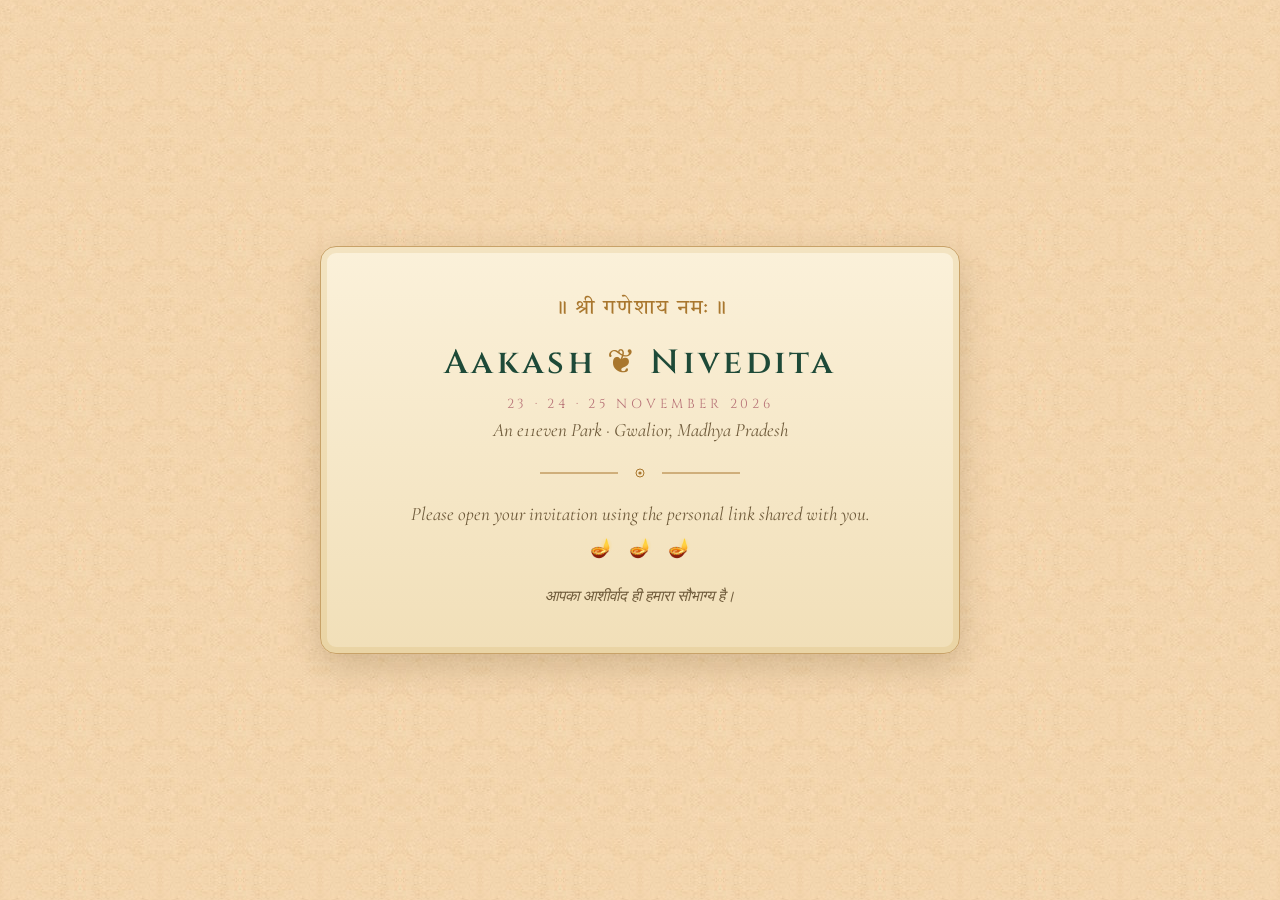
<file: index.html>
<!DOCTYPE html>
<html lang="en">
<head>
<meta charset="UTF-8">
<meta name="viewport" content="width=device-width, initial-scale=1.0">
<title>Aakash weds Nivedita — शुभ विवाह</title>
<meta name="description" content="23, 24 &amp; 25 November 2026 · An e11even Park, Gwalior.">
<meta property="og:type" content="website">
<meta property="og:title" content="Aakash weds Nivedita — शुभ विवाह">
<meta property="og:description" content="23, 24 &amp; 25 November 2026 · An e11even Park, Gwalior.">
<meta property="og:image" content="assets/hero.jpg">
<link rel="preconnect" href="https://fonts.googleapis.com">
<link rel="preconnect" href="https://fonts.gstatic.com" crossorigin>
<link href="https://fonts.googleapis.com/css2?family=Cinzel:wght@400;600&family=Cormorant+Garamond:ital,wght@0,400;1,400&family=Tiro+Devanagari+Hindi&display=swap" rel="stylesheet">
<link rel="stylesheet" href="assets/decor.css?v=2">
<style>
:root{--parchment:#F3D5AD;--card:#FBF1DA;--card-deep:#F1DFB8;--sand-carve:#C8A268;
--emerald:#1E4A38;--rose:#B87478;--gold:#A9772E;--gold-bright:#C9993F;--ink:#4A3A22;--ink-soft:#6E5A3A}
*{margin:0;padding:0;box-sizing:border-box}
body{font-family:'Cormorant Garamond',serif;color:var(--ink);background:var(--parchment);
background-image:url("assets/paper.png");min-height:100vh;display:flex;align-items:center;
justify-content:center;padding:2rem 1.2rem;font-size:19px}
.dev{font-family:'Tiro Devanagari Hindi',serif}
.gate{max-width:640px;width:100%;text-align:center;background:linear-gradient(180deg,var(--card),var(--card-deep));
border:1px solid var(--sand-carve);border-radius:16px;padding:3rem 2rem;
box-shadow:0 12px 34px rgba(80,55,15,.2), inset 0 0 0 6px rgba(201,153,63,.16)}
.ganesh{font-size:1.3rem;color:var(--gold);letter-spacing:.08em}
h1{font-family:'Cinzel',serif;font-weight:600;color:var(--emerald);font-size:clamp(1.5rem,4.5vw,2.1rem);
letter-spacing:.1em;margin:1.1rem 0 .3rem}
h1 span{color:var(--gold);font-weight:400}
.dates{font-family:'Cinzel',serif;font-size:.82rem;letter-spacing:.28em;color:var(--rose);text-transform:uppercase;margin-top:.6rem}
.place{font-style:italic;color:var(--ink-soft);margin-top:.3rem}
.orn{display:block;margin:1.6rem auto 1.4rem}
.lead{font-style:italic;color:var(--ink-soft)}
.foot{margin-top:1.8rem;font-size:.95rem;font-style:italic;color:var(--ink-soft)}
</style>
</head>
<body>
<main class="gate">
  <div class="ganesh dev">॥ श्री गणेशाय नमः ॥</div>
  <h1>Aakash <span>❦</span> Nivedita</h1>
  <p class="dates">23 · 24 · 25 November 2026</p>
  <p class="place">An e11even Park · Gwalior, Madhya Pradesh</p>
  <svg class="orn" width="200" height="14" viewBox="0 0 200 14" aria-hidden="true">
    <line x1="0" y1="7" x2="78" y2="7" stroke="#A9772E"/><circle cx="100" cy="7" r="4" fill="none" stroke="#A9772E"/>
    <circle cx="100" cy="7" r="1.6" fill="#A9772E"/><line x1="122" y1="7" x2="200" y2="7" stroke="#A9772E"/></svg>
  <p class="lead">Please open your invitation using the personal link shared with you.</p>
  <div class="diya-row" aria-hidden="true"><span class="diya">🪔</span><span class="diya">🪔</span><span class="diya">🪔</span></div>
  <p class="foot">आपका आशीर्वाद ही हमारा सौभाग्य है।</p>
</main>
<script src="assets/decor.js" defer></script>
</body>
</html>
</file>
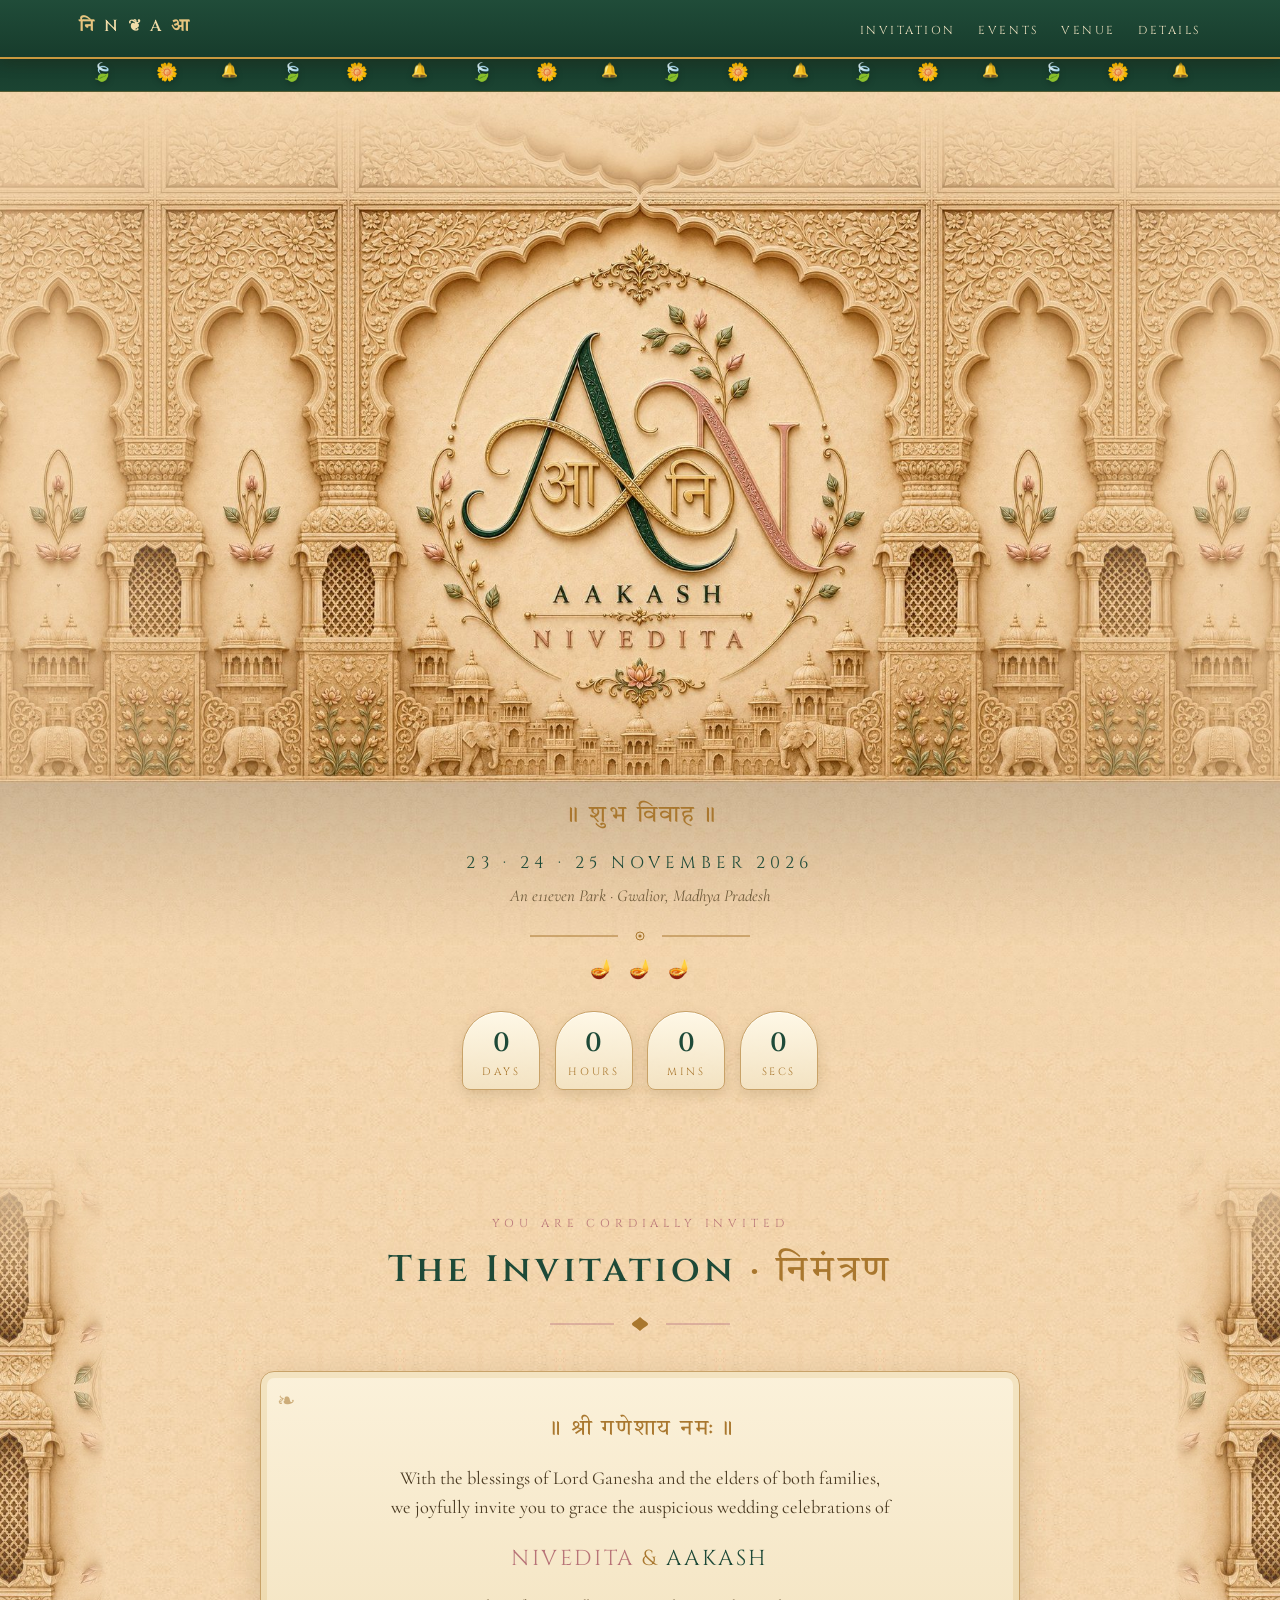
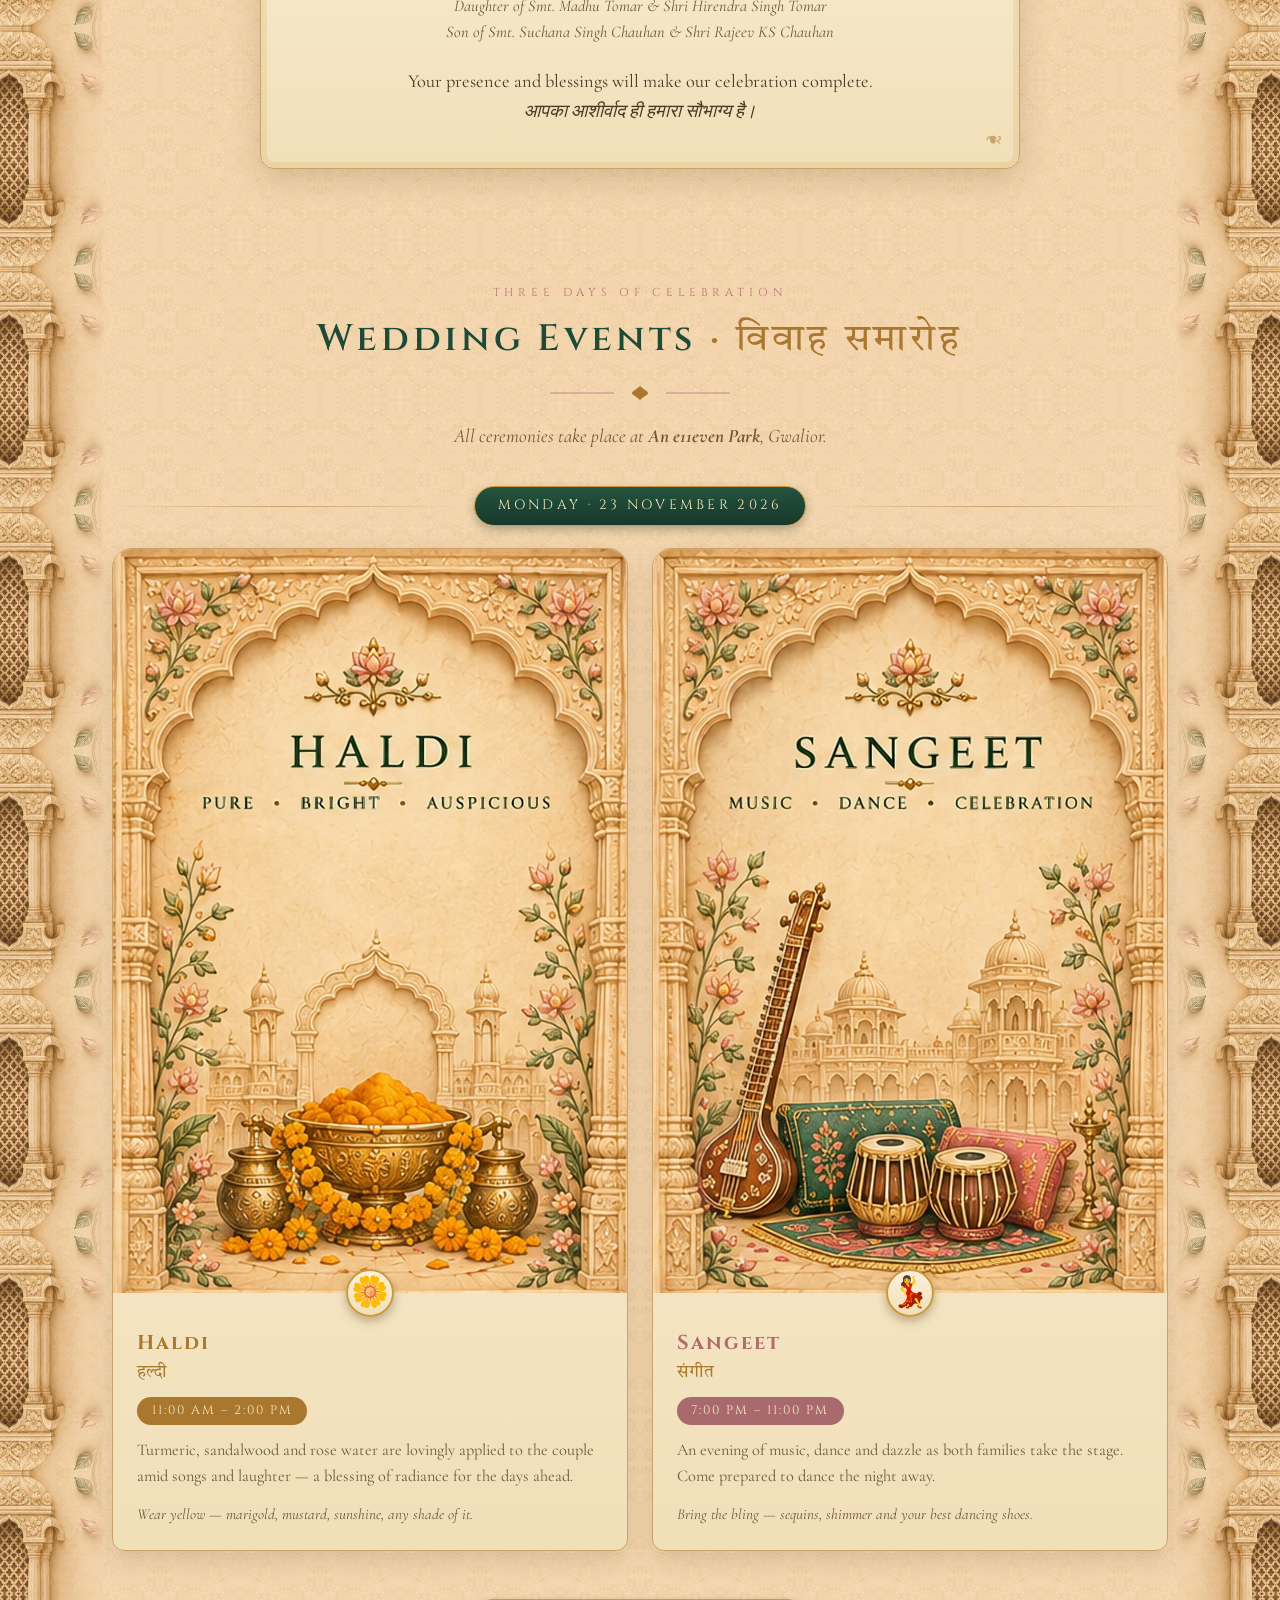
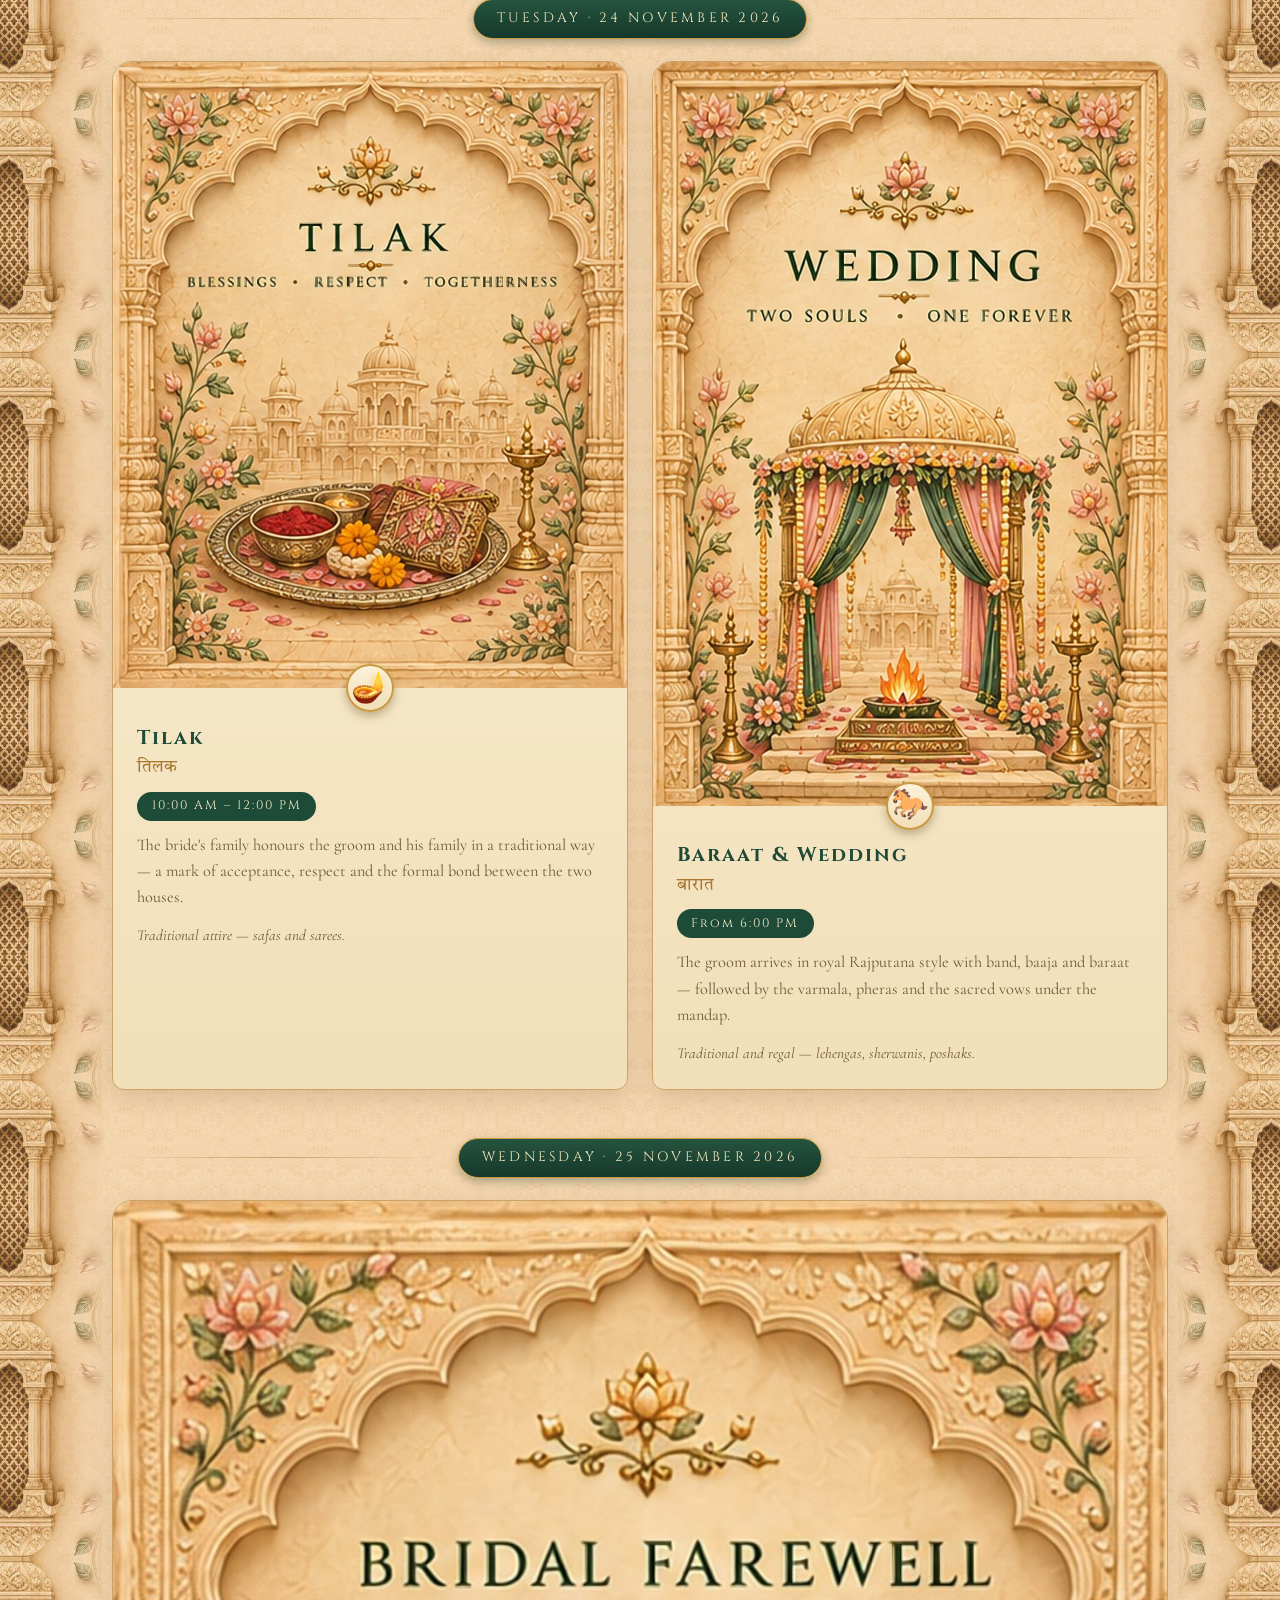
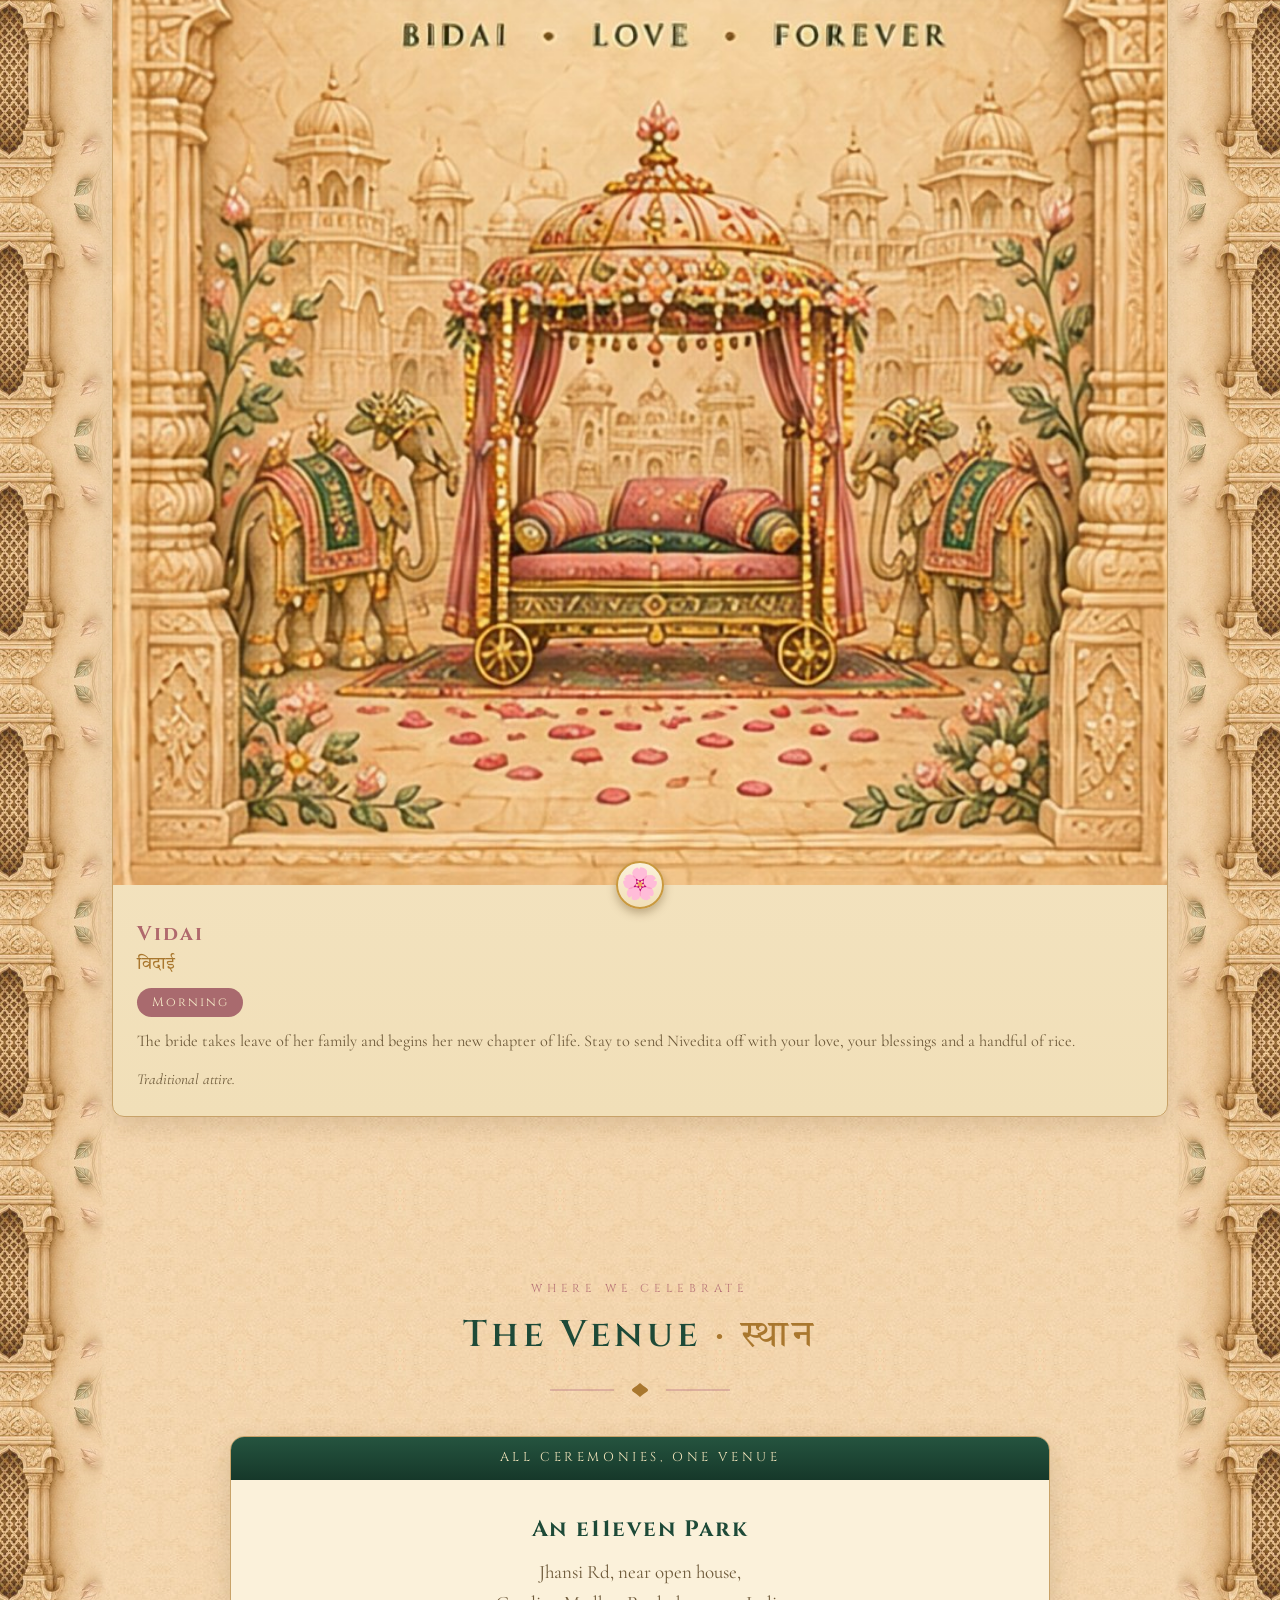
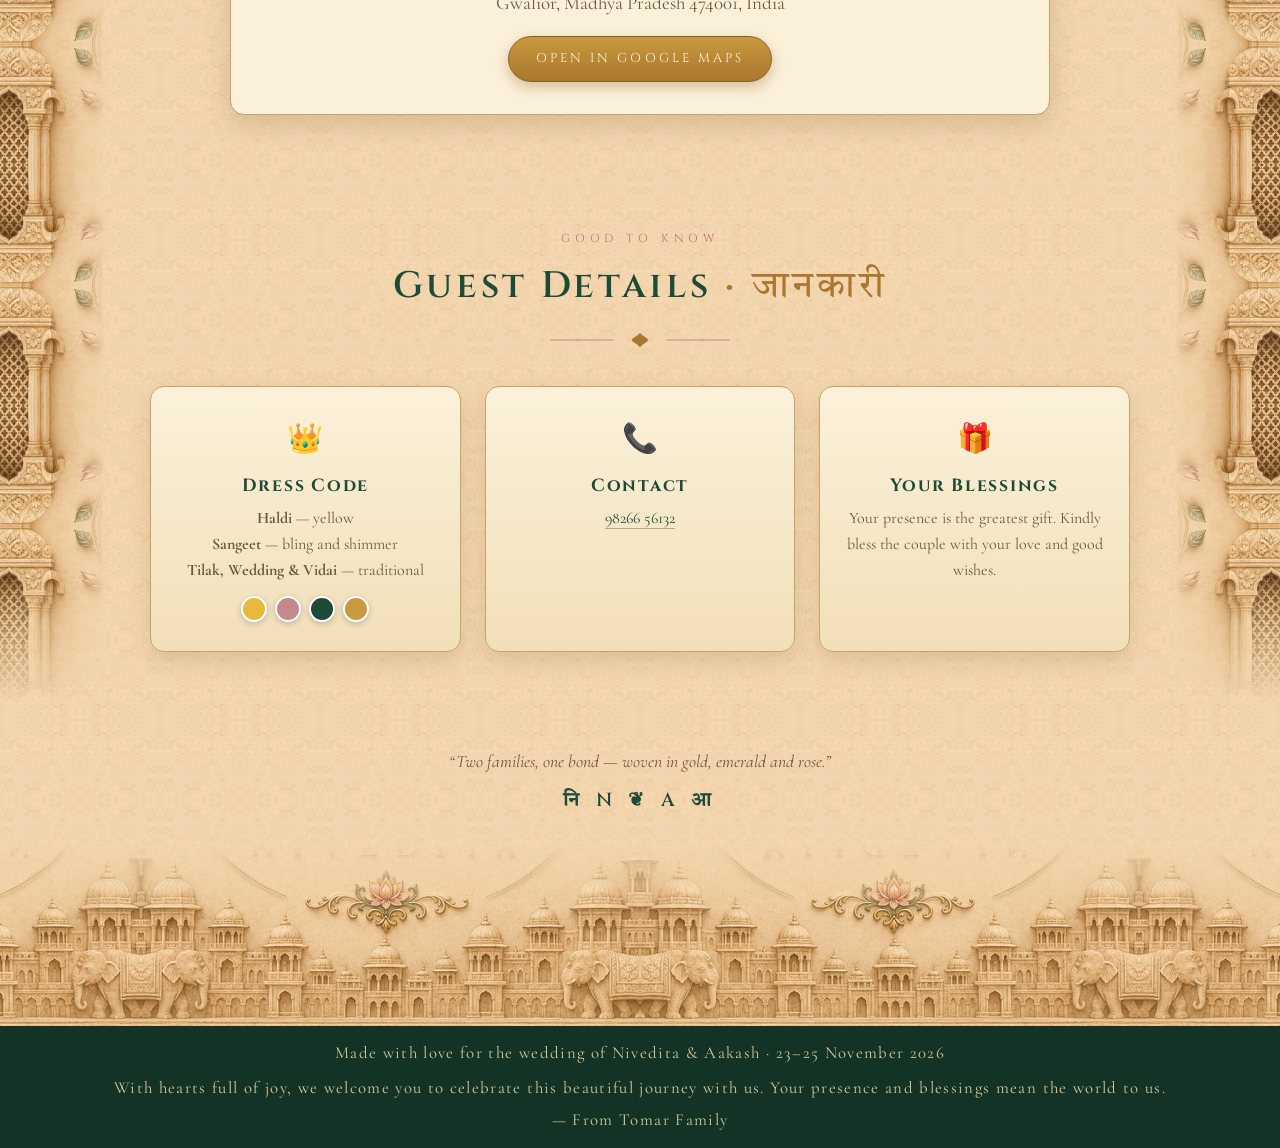
<file: bride.html>
<!DOCTYPE html>
<html lang="en">
<head>
<meta charset="UTF-8">
<meta name="viewport" content="width=device-width, initial-scale=1.0">
<title>Nivedita weds Aakash — शुभ विवाह</title>
<meta name="description" content="The wedding celebrations of Nivedita &amp; Aakash — 23, 24 &amp; 25 November 2026, An e11even Park, Gwalior.">
<meta property="og:type" content="website">
<meta property="og:title" content="Nivedita weds Aakash — शुभ विवाह">
<meta property="og:description" content="23, 24 &amp; 25 November 2026 · An e11even Park, Gwalior. You are cordially invited.">
<meta property="og:image" content="assets/hero.jpg">
<meta name="twitter:card" content="summary_large_image">
<link rel="preconnect" href="https://fonts.googleapis.com">
<link rel="preconnect" href="https://fonts.gstatic.com" crossorigin>
<link href="https://fonts.googleapis.com/css2?family=Cinzel:wght@400;500;600;700&family=Cormorant+Garamond:ital,wght@0,400;0,500;0,600;1,400;1,500&family=Tiro+Devanagari+Hindi&display=swap" rel="stylesheet">
<link rel="stylesheet" href="assets/decor.css?v=2">
<style>
:root{
  --parchment:#F3D5AD;      /* sampled from the artwork so nothing seams */
  --card:#FBF1DA;
  --card-deep:#F1DFB8;
  --sand-carve:#C8A268;
  --emerald:#1E4A38;
  --emerald-deep:#123326;
  --rose:#B87478;
  --rose-soft:#DDB0AC;
  --gold:#A9772E;
  --gold-bright:#C9993F;
  --ink:#4A3A22;
  --ink-soft:#6E5A3A;
  --art-w:1800;             /* hero artwork is 1800 x 1350 */
}
*{margin:0;padding:0;box-sizing:border-box}
html{scroll-behavior:smooth}
body{
  font-family:'Cormorant Garamond',serif;
  color:var(--ink);
  background-color:var(--parchment);
  background-image:url("assets/paper.png");
  background-repeat:repeat;
  font-size:19px;
  line-height:1.6;
  overflow-x:hidden;
}
::selection{background:var(--rose-soft);color:var(--emerald-deep)}
.sr-only{position:absolute;width:1px;height:1px;padding:0;margin:-1px;overflow:hidden;clip:rect(0 0 0 0);white-space:nowrap;border:0}
.dev{font-family:'Tiro Devanagari Hindi',serif}

/* ---------- top ribbon nav ---------- */
nav{
  position:sticky;top:0;z-index:60;
  background:linear-gradient(180deg,#204C39,#173C2C);
  border-bottom:2px solid var(--gold-bright);
  box-shadow:0 2px 16px rgba(40,25,5,.3);
}
nav .wrap{max-width:1160px;margin:0 auto;display:flex;align-items:center;justify-content:space-between;padding:.6rem 1.2rem;gap:1rem}
nav .mono{font-family:'Cinzel',serif;color:#F1DCA8;font-weight:600;letter-spacing:.18em;font-size:1rem;text-decoration:none;white-space:nowrap}
nav .mono .dev{color:#E7C57F;font-size:1.05rem}
nav ul{display:flex;list-style:none;gap:1.4rem;flex-wrap:wrap;justify-content:flex-end}
nav a{color:#EFE3C2;text-decoration:none;font-family:'Cinzel',serif;font-size:.72rem;letter-spacing:.22em;text-transform:uppercase;padding:.3rem 0;border-bottom:1px solid transparent;transition:.25s}
nav a:hover,nav a:focus-visible{color:#F1DCA8;border-bottom-color:var(--gold-bright);outline:none}

/* ---------- hero: the monogram IS the palace wall ---------- */
header.hero{
  position:relative;
  background-image:url("assets/hero.jpg");
  background-repeat:no-repeat;
  background-position:top center;
  background-size:100% auto;
  padding-top:54.5%;            /* content begins on the courtyard floor */
  text-align:center;
}
.hero .court{padding:.5rem 1rem 3.6rem}
.hero .shubh{font-size:1.5rem;color:var(--gold);letter-spacing:.1em}
.hero .dates{
  margin-top:.9rem;font-family:'Cinzel',serif;font-size:clamp(.85rem,2vw,1.05rem);
  letter-spacing:.3em;color:var(--emerald);text-transform:uppercase;
}
.hero .place{font-style:italic;color:var(--ink-soft);margin-top:.4rem;font-size:1.05rem}
.gold-rule{width:220px;margin:1.2rem auto 0;display:block}

/* countdown — little arched niches */
.count{display:flex;justify-content:center;gap:.9rem;margin-top:1.7rem;flex-wrap:wrap}
.count .cell{
  background:linear-gradient(180deg,rgba(255,250,234,.94),rgba(243,228,196,.9));
  border:1px solid var(--sand-carve);
  box-shadow:inset 0 1px 0 #fff9, 0 5px 14px rgba(90,60,15,.16);
  min-width:78px;padding:.6rem .5rem .5rem;border-radius:38px 38px 8px 8px;
}
.count .num{font-family:'Cinzel',serif;font-size:1.65rem;font-weight:600;color:var(--emerald)}
.count .lab{font-size:.66rem;letter-spacing:.24em;text-transform:uppercase;color:var(--gold);font-family:'Cinzel',serif}

/* ---------- the corridor: carved pillars run the length of the page ---------- */
.corridor{position:relative}
.pillar{
  position:absolute;top:0;bottom:0;width:clamp(74px,8.3vw,150px);
  background-image:url("assets/pillar.jpg");
  background-repeat:repeat-y;background-position:top left;background-size:100% auto;
  opacity:.92;pointer-events:none;z-index:0;
  -webkit-mask-image:linear-gradient(180deg,transparent 0,#000 170px,#000 calc(100% - 120px),transparent 100%);
  mask-image:linear-gradient(180deg,transparent 0,#000 170px,#000 calc(100% - 120px),transparent 100%);
}
.pillar.left{left:0}
.pillar.right{right:0;transform:scaleX(-1)}
@media (max-width:1000px){.pillar{display:none}}

/* ---------- shared section chrome ---------- */
section{max-width:1100px;margin:0 auto;padding:4.2rem 1.4rem 3rem;position:relative;z-index:1}
.eyebrow{text-align:center;font-family:'Cinzel',serif;font-size:.72rem;letter-spacing:.42em;text-transform:uppercase;color:var(--rose);margin-bottom:.5rem}
h2.title{text-align:center;font-family:'Cinzel',serif;font-weight:600;color:var(--emerald);font-size:clamp(1.6rem,3.6vw,2.3rem);letter-spacing:.1em}
h2.title .dev{color:var(--gold);font-weight:400}
.title-orn{display:block;margin:.9rem auto 2.4rem}

.events-note{text-align:center;font-style:italic;color:var(--ink-soft);margin:-1.2rem 0 2.2rem}
.info a{color:var(--emerald);text-decoration:none;border-bottom:1px solid var(--sand-carve)}
.info a:hover,.info a:focus-visible{color:var(--gold);outline:none}

/* ---------- invitation ---------- */
.invite-card{
  max-width:760px;margin:0 auto;text-align:center;
  background:linear-gradient(180deg,var(--card),var(--card-deep));
  border:1px solid var(--sand-carve);
  border-radius:14px;
  box-shadow:0 10px 30px rgba(80,55,15,.18), inset 0 0 0 6px rgba(201,153,63,.16);
  padding:2.6rem 2rem;position:relative;
}
.invite-card::before,.invite-card::after{content:"❧";position:absolute;color:var(--gold);opacity:.55;font-size:1.4rem}
.invite-card::before{top:.7rem;left:1rem}
.invite-card::after{bottom:.7rem;right:1rem;transform:rotate(180deg)}
.invite-card .ganesh{font-size:1.35rem;color:var(--gold);letter-spacing:.08em}
.invite-card p{margin-top:1rem;font-size:1.15rem}
.invite-card .names{font-family:'Cinzel',serif;font-size:1.35rem;letter-spacing:.12em;margin-top:1.2rem}
.invite-card .names .g{color:var(--emerald)} .invite-card .names .b{color:var(--rose)}
.invite-card .fam{font-style:italic;color:var(--ink-soft);font-size:1.02rem}
.edit-me{display:inline-block;background:#F7E3E1;border:1px dashed var(--rose);color:#9C5F62;border-radius:6px;padding:0 .45rem;font-style:normal;font-size:.95rem}

/* ---------- events ---------- */
.day{margin-bottom:3rem}
.day-head{display:flex;align-items:center;gap:1rem;margin-bottom:1.4rem}
.day-head .rule{flex:1;height:1px;background:linear-gradient(90deg,transparent,var(--sand-carve),transparent)}
.day-head .badge{
  font-family:'Cinzel',serif;letter-spacing:.24em;text-transform:uppercase;font-size:.85rem;
  color:#F5E6BC;background:linear-gradient(180deg,#25543F,#16382A);
  border:1px solid var(--gold-bright);border-radius:40px;padding:.5rem 1.4rem;white-space:nowrap;
  box-shadow:0 4px 10px rgba(20,45,30,.3);
}
.events{display:grid;grid-template-columns:repeat(auto-fit,minmax(270px,1fr));gap:1.5rem}
.event{
  background:linear-gradient(180deg,var(--card),var(--card-deep));
  border:1px solid var(--sand-carve);
  border-radius:20px 20px 12px 12px;
  padding:1.7rem 1.5rem 1.5rem;position:relative;
  box-shadow:0 8px 24px rgba(85,58,16,.16), inset 0 1px 0 #fff9;
  transition:transform .3s ease, box-shadow .3s ease;
}
.event:hover{transform:translateY(-4px);box-shadow:0 14px 32px rgba(85,58,16,.22), inset 0 1px 0 #fff9}
.event .icon{font-size:1.9rem;line-height:1;display:inline-block}
.icon.haldi{animation:sway 2.6s ease-in-out infinite;transform-origin:bottom center}
.icon.sangeet{animation:dance 1.3s ease-in-out infinite}
.icon.tilak{animation:flicker 2.2s ease-in-out infinite}
.icon.baraat{animation:trot 1.6s ease-in-out infinite}
.icon.vidai{animation:drift 3.2s ease-in-out infinite}
@keyframes sway{0%,100%{transform:rotate(-6deg)}50%{transform:rotate(6deg)}}
@keyframes dance{0%,100%{transform:translateY(0) rotate(-4deg)}25%{transform:translateY(-6px) rotate(4deg)}50%{transform:translateY(0) rotate(-4deg)}75%{transform:translateY(-4px) rotate(4deg)}}
@keyframes flicker{0%,100%{transform:scale(1) rotate(0deg);opacity:1}25%{transform:scale(1.05) rotate(-2deg);opacity:.9}50%{transform:scale(.97) rotate(2deg);opacity:1}75%{transform:scale(1.03) rotate(-1deg);opacity:.95}}
@keyframes trot{0%,100%{transform:translateY(0) translateX(0)}25%{transform:translateY(-5px) translateX(2px)}50%{transform:translateY(0) translateX(0)}75%{transform:translateY(-3px) translateX(-2px)}}
@keyframes drift{0%,100%{transform:translateY(0) rotate(0deg);opacity:1}50%{transform:translateY(-9px) rotate(8deg);opacity:.75}}
.event h3{font-family:'Cinzel',serif;font-size:1.25rem;letter-spacing:.1em;margin:.6rem 0 .1rem}
.event.hue-g h3{color:var(--emerald)} .event.hue-r h3{color:#B0696D} .event.hue-o h3{color:var(--gold)}
.event .dev-name{color:var(--gold);font-size:1.05rem}
.event .time{display:inline-block;margin:.6rem 0 .7rem;font-family:'Cinzel',serif;font-size:.78rem;letter-spacing:.16em;color:#F6EBC8;background:var(--emerald);border-radius:30px;padding:.28rem .9rem}
.event.hue-r .time{background:#A96A6E}
.event.hue-o .time{background:var(--gold)}
.event p{font-size:1.02rem;color:var(--ink-soft)}
.event .meta{margin-top:.8rem;font-size:.95rem;font-style:italic;color:var(--ink-soft)}
.event .corner{position:absolute;top:10px;right:12px;color:var(--sand-carve);font-size:1rem;opacity:.8}

/* ---------- venue ---------- */
.venue-card{max-width:820px;margin:0 auto;text-align:center;border:1px solid var(--sand-carve);border-radius:14px;overflow:hidden;background:var(--card);box-shadow:0 10px 28px rgba(80,55,15,.17)}
.venue-card .band{background:linear-gradient(180deg,#25543F,#16382A);color:#F3E5BC;font-family:'Cinzel',serif;letter-spacing:.28em;text-transform:uppercase;font-size:.8rem;padding:.7rem}
.venue-card .body{padding:2rem 1.6rem}
.venue-card h3{font-family:'Cinzel',serif;color:var(--emerald);font-size:1.4rem;letter-spacing:.08em}
.btn{
  display:inline-block;margin-top:1.1rem;text-decoration:none;
  font-family:'Cinzel',serif;font-size:.8rem;letter-spacing:.24em;text-transform:uppercase;
  color:#FFF7DF;background:linear-gradient(180deg,#C9993F,#A9772E);
  padding:.75rem 1.7rem;border-radius:40px;border:1px solid #8A5F20;
  box-shadow:0 5px 14px rgba(140,95,25,.35);transition:.25s;
}
.btn:hover,.btn:focus-visible{transform:translateY(-2px);box-shadow:0 9px 20px rgba(140,95,25,.45);outline:none}

/* ---------- guest details ---------- */
.info-grid{display:grid;grid-template-columns:repeat(auto-fit,minmax(250px,1fr));gap:1.5rem;max-width:980px;margin:0 auto}
.info{text-align:center;background:linear-gradient(180deg,var(--card),var(--card-deep));border:1px solid var(--sand-carve);border-radius:14px;padding:1.8rem 1.4rem;box-shadow:0 8px 22px rgba(85,58,16,.15)}
.info .icon{font-size:1.8rem}
.info h3{font-family:'Cinzel',serif;color:var(--emerald);letter-spacing:.1em;font-size:1.1rem;margin:.6rem 0 .4rem}
.info p{font-size:1rem;color:var(--ink-soft)}
.swatches{display:flex;justify-content:center;gap:.5rem;margin-top:.8rem}
.sw{width:26px;height:26px;border-radius:50%;border:2px solid #fff;box-shadow:0 2px 6px rgba(0,0,0,.2)}


/* ---------- footer: the palace complex closes the page ---------- */
footer{margin-top:3rem;text-align:center;position:relative;z-index:1}
footer .msg{font-style:italic;color:var(--ink-soft);font-size:1.1rem;padding:0 1rem}
footer .mono{font-family:'Cinzel',serif;letter-spacing:.3em;color:var(--emerald);margin:.6rem 0 1rem;font-weight:600}
.skyband{
  height:clamp(130px,15vw,250px);
  background-image:url("assets/sky.jpg");
  background-repeat:repeat-x;background-position:center bottom;background-size:auto 100%;
}
footer .base{background:var(--emerald-deep);color:#D8C89A;font-size:1.05rem;padding:.9rem;letter-spacing:.08em}

/* reveal on scroll */
.reveal{opacity:0;transform:translateY(24px);transition:opacity .8s ease,transform .8s ease}
.reveal.in{opacity:1;transform:none}
@media (prefers-reduced-motion: reduce){
  .reveal{opacity:1;transform:none;transition:none}
  .event{transition:none}
  .icon{animation:none!important}
  html{scroll-behavior:auto}
}
@media (max-width:900px){
  header.hero{background-size:135% auto;padding-top:73%}
  nav ul{gap:1rem}
}
@media (max-width:620px){
  body{font-size:18px}
  header.hero{background-size:175% auto;padding-top:95%}
  section{padding:3rem 1rem 2rem}
  .hero .court{padding:.4rem .9rem 3rem}
  .hero .dates{letter-spacing:.2em}
  .count{gap:.55rem}
  .count .cell{min-width:0;flex:1 1 64px;padding:.5rem .3rem .45rem}
  .count .num{font-size:1.4rem}
  .count .lab{font-size:.6rem;letter-spacing:.16em}
  nav .wrap{flex-direction:column;align-items:center;gap:.45rem;padding:.55rem .8rem}
  nav ul{gap:.9rem;justify-content:center}
  nav a{font-size:.66rem;letter-spacing:.16em}
  .invite-card{padding:2rem 1.2rem}
  .events{gap:1.1rem}
  .event{padding:1.4rem 1.2rem 1.2rem}
  .day-head .badge{font-size:.74rem;letter-spacing:.16em;padding:.45rem 1rem}
  .skyband{height:110px}
}
</style>
</head>
<body>

<nav aria-label="Main">
  <div class="wrap">
    <a class="mono" href="#top"><span class="dev">नि</span> N ❦ A <span class="dev">आ</span></a>
    <ul>
      <li><a href="#invite">Invitation</a></li>
      <li><a href="#events">Events</a></li>
      <li><a href="#venue">Venue</a></li>
      <li><a href="#details">Details</a></li>
    </ul>
  </div>
</nav>

<div class="toran" aria-hidden="true">
  <div class="toran-row">
    <span class="bit">🍃</span><span class="bit">🌼</span><span class="bit">🔔</span><span class="bit">🍃</span><span class="bit">🌼</span><span class="bit">🔔</span><span class="bit">🍃</span><span class="bit">🌼</span><span class="bit">🔔</span><span class="bit">🍃</span><span class="bit">🌼</span><span class="bit">🔔</span><span class="bit">🍃</span><span class="bit">🌼</span><span class="bit">🔔</span><span class="bit">🍃</span><span class="bit">🌼</span><span class="bit">🔔</span>
  </div>
</div>

<header class="hero" id="top" role="img" aria-label="Carved sandstone palace wall with the Nivedita and Aakash monogram at its centre">
  <h1 class="sr-only">Nivedita weds Aakash — 23, 24 and 25 November 2026, An e11even Park, Gwalior</h1>
  <div class="court">
    <p class="shubh dev">॥ शुभ विवाह ॥</p>
    <p class="dates">23 · 24 · 25 November 2026</p>
    <p class="place">An e11even Park · Gwalior, Madhya Pradesh</p>
    <svg class="gold-rule" viewBox="0 0 220 14" aria-hidden="true"><line x1="0" y1="7" x2="88" y2="7" stroke="#A9772E" stroke-width="1"/><circle cx="110" cy="7" r="4" fill="none" stroke="#A9772E"/><circle cx="110" cy="7" r="1.6" fill="#A9772E"/><line x1="132" y1="7" x2="220" y2="7" stroke="#A9772E" stroke-width="1"/></svg>
    <div class="diya-row" aria-hidden="true"><span class="diya">🪔</span><span class="diya">🪔</span><span class="diya">🪔</span></div>

    <div class="count" id="count" aria-label="Countdown to the Baraat">
      <div class="cell"><div class="num" id="cd">–</div><div class="lab">Days</div></div>
      <div class="cell"><div class="num" id="ch">–</div><div class="lab">Hours</div></div>
      <div class="cell"><div class="num" id="cm">–</div><div class="lab">Mins</div></div>
      <div class="cell"><div class="num" id="cs">–</div><div class="lab">Secs</div></div>
    </div>
  </div>
</header>

<div class="corridor">
<div class="pillar left" aria-hidden="true"></div>
<div class="pillar right" aria-hidden="true"></div>

<section id="invite" class="reveal">
  <div class="eyebrow">You are cordially invited</div>
  <h2 class="title">The Invitation <span class="dev">· निमंत्रण</span></h2>
  <svg class="title-orn" width="180" height="16" viewBox="0 0 180 16" aria-hidden="true"><path d="M0 8h64" stroke="#C4898C"/><path d="M116 8h64" stroke="#C4898C"/><path d="M90 1c4 4 8 5 8 7s-4 3-8 7c-4-4-8-5-8-7s4-3 8-7z" fill="#A9772E"/></svg>

  <div class="invite-card">
    <div class="ganesh dev">॥ श्री गणेशाय नमः ॥</div>
    <p>With the blessings of Lord Ganesha and the elders of both families,<br>
    we joyfully invite you to grace the auspicious wedding celebrations of</p>
    <p class="names"><span class="b">NIVEDITA</span> <span style="color:var(--gold)">&amp;</span> <span class="g">AAKASH</span></p>
    <p class="fam">Daughter of Smt. Madhu Tomar &amp; Shri Hirendra Singh Tomar<br>
    Son of Smt. Suchana Singh Chauhan &amp; Shri Rajeev KS Chauhan</p>
    <p style="margin-top:1.4rem">Your presence and blessings will make our celebration complete.<br>
    <em>आपका आशीर्वाद ही हमारा सौभाग्य है।</em></p>
  </div>
</section>

<section id="events" class="reveal">
  <div class="eyebrow">Three days of celebration</div>
  <h2 class="title">Wedding Events <span class="dev">· विवाह समारोह</span></h2>
  <svg class="title-orn" width="180" height="16" viewBox="0 0 180 16" aria-hidden="true"><path d="M0 8h64" stroke="#C4898C"/><path d="M116 8h64" stroke="#C4898C"/><path d="M90 1c4 4 8 5 8 7s-4 3-8 7c-4-4-8-5-8-7s4-3 8-7z" fill="#A9772E"/></svg>

  <p class="events-note">All ceremonies take place at <strong>An e11even Park</strong>, Gwalior.</p>

  <div class="day">
    <div class="day-head"><div class="rule"></div><div class="badge">Monday · 23 November 2026</div><div class="rule"></div></div>
    <div class="events">
      <article class="event hue-o has-art">
        <div class="event-art"><img src="assets/events/haldi.jpg?v=3" alt="Haldi — turmeric and marigolds in a brass vessel before a carved archway" loading="lazy" width="900" height="1303"></div>
        <div class="icon-badge"><span class="icon haldi">🌼</span></div>
        <h3>Haldi</h3>
        <div class="dev-name dev">हल्दी</div>
        <div class="time">11:00 AM – 2:00 PM</div>
        <p>Turmeric, sandalwood and rose water are lovingly applied to the couple amid songs and laughter — a blessing of radiance for the days ahead.</p>
        <p class="meta">Wear yellow — marigold, mustard, sunshine, any shade of it.</p>
      </article>
      <article class="event hue-r has-art">
        <div class="event-art"><img src="assets/events/sangeet.jpg?v=3" alt="Sangeet — sitar and tabla set before the palace, ready for music and dance" loading="lazy" width="900" height="1303"></div>
        <div class="icon-badge"><span class="icon sangeet">💃</span></div>
        <h3>Sangeet</h3>
        <div class="dev-name dev">संगीत</div>
        <div class="time">7:00 PM – 11:00 PM</div>
        <p>An evening of music, dance and dazzle as both families take the stage. Come prepared to dance the night away.</p>
        <p class="meta">Bring the bling — sequins, shimmer and your best dancing shoes.</p>
      </article>
    </div>
  </div>

  <div class="day">
    <div class="day-head"><div class="rule"></div><div class="badge">Tuesday · 24 November 2026</div><div class="rule"></div></div>
    <div class="events">
      <article class="event hue-g has-art">
        <div class="event-art"><img src="assets/events/tilak.jpg?v=3" alt="Tilak — a ceremonial tray of roli, rice and gifts before the palace" loading="lazy" width="900" height="1097"></div>
        <div class="icon-badge"><span class="icon tilak">🪔</span></div>
        <h3>Tilak</h3>
        <div class="dev-name dev">तिलक</div>
        <div class="time">10:00 AM – 12:00 PM</div>
        <p>The bride's family honours the groom and his family in a traditional way — a mark of acceptance, respect and the formal bond between the two houses.</p>
        <p class="meta">Traditional attire — safas and sarees.</p>
      </article>
      <article class="event hue-g has-art">
        <div class="event-art"><img src="assets/events/wedding.jpg?v=3" alt="Wedding — the mandap with sacred fire, draped in flowers before the palace" loading="lazy" width="900" height="1303"></div>
        <div class="icon-badge"><span class="icon baraat">🐎</span></div>
        <h3>Baraat &amp; Wedding</h3>
        <div class="dev-name dev">बारात</div>
        <div class="time">From 6:00 PM</div>
        <p>The groom arrives in royal Rajputana style with band, baaja and baraat — followed by the varmala, pheras and the sacred vows under the mandap.</p>
        <p class="meta">Traditional and regal — lehengas, sherwanis, poshaks.</p>
      </article>
    </div>
  </div>

  <div class="day">
    <div class="day-head"><div class="rule"></div><div class="badge">Wednesday · 25 November 2026</div><div class="rule"></div></div>
    <div class="events">
      <article class="event hue-r has-art">
        <div class="event-art"><img src="assets/events/vidai.jpg?v=3" alt="Bridal farewell — the palanquin flanked by decorated elephants" loading="lazy" width="900" height="1097"></div>
        <div class="icon-badge"><span class="icon vidai">🌸</span></div>
        <h3>Vidai</h3>
        <div class="dev-name dev">विदाई</div>
        <div class="time">Morning</div>
        <p>The bride takes leave of her family and begins her new chapter of life. Stay to send Nivedita off with your love, your blessings and a handful of rice.</p>
        <p class="meta">Traditional attire.</p>
      </article>
    </div>
  </div>
</section>

<section id="venue" class="reveal">
  <div class="eyebrow">Where we celebrate</div>
  <h2 class="title">The Venue <span class="dev">· स्थान</span></h2>
  <svg class="title-orn" width="180" height="16" viewBox="0 0 180 16" aria-hidden="true"><path d="M0 8h64" stroke="#C4898C"/><path d="M116 8h64" stroke="#C4898C"/><path d="M90 1c4 4 8 5 8 7s-4 3-8 7c-4-4-8-5-8-7s4-3 8-7z" fill="#A9772E"/></svg>
  <div class="venue-card">
    <div class="band">All ceremonies, one venue</div>
    <div class="body">
      <h3>An e11even Park</h3>
      <p style="margin-top:.6rem;color:var(--ink-soft)">Jhansi Rd, near open house,<br>Gwalior, Madhya Pradesh 474001, India</p>
      <a class="btn" href="https://maps.app.goo.gl/hxJhp9aFpNyQZJFP9" target="_blank" rel="noopener">Open in Google Maps</a>
    </div>
  </div>
</section>

<section id="details" class="reveal">
  <div class="eyebrow">Good to know</div>
  <h2 class="title">Guest Details <span class="dev">· जानकारी</span></h2>
  <svg class="title-orn" width="180" height="16" viewBox="0 0 180 16" aria-hidden="true"><path d="M0 8h64" stroke="#C4898C"/><path d="M116 8h64" stroke="#C4898C"/><path d="M90 1c4 4 8 5 8 7s-4 3-8 7c-4-4-8-5-8-7s4-3 8-7z" fill="#A9772E"/></svg>
  <div class="info-grid">
    <div class="info">
      <div class="icon">👑</div>
      <h3>Dress Code</h3>
      <p><strong>Haldi</strong> — yellow<br>
      <strong>Sangeet</strong> — bling and shimmer<br>
      <strong>Tilak, Wedding &amp; Vidai</strong> — traditional</p>
      <div class="swatches" aria-hidden="true">
        <span class="sw" style="background:#E8B93C"></span>
        <span class="sw" style="background:#C4898C"></span>
        <span class="sw" style="background:#1E4A38"></span>
        <span class="sw" style="background:#C9993F"></span>
      </div>
    </div>
    <div class="info">
      <div class="icon">📞</div>
      <h3>Contact</h3>
      <p><a href="tel:+919826656132">98266 56132</a></p>
    </div>
    <div class="info">
      <div class="icon">🎁</div>
      <h3>Your Blessings</h3>
      <p>Your presence is the greatest gift. Kindly bless the couple with your love and good wishes.</p>
    </div>
  </div>
</section>


</div><!-- /corridor -->

<footer>
  <p class="msg">“Two families, one bond — woven in gold, emerald and rose.”</p>
  <p class="mono"><span class="dev">नि</span> N ❦ A <span class="dev">आ</span></p>
  <div class="skyband" aria-hidden="true"></div>
  <div class="base">
    <p>Made with love for the wedding of Nivedita &amp; Aakash · 23–25 November 2026</p>
    <p style="margin-top:.5rem">With hearts full of joy, we welcome you to celebrate this beautiful journey with us. Your presence and blessings mean the world to us.</p>
    <p style="margin-top:.3rem">— From Tomar Family</p>
  </div>
</footer>


<script>
// Countdown to the Baraat — edit the date/time here if needed
const target = new Date('2026-11-24T18:00:00');
function tick(){
  const now = new Date();
  let d = Math.max(0, target - now);
  const days = Math.floor(d/86400000); d -= days*86400000;
  const hrs = Math.floor(d/3600000); d -= hrs*3600000;
  const mins = Math.floor(d/60000); d -= mins*60000;
  const secs = Math.floor(d/1000);
  document.getElementById('cd').textContent = days;
  document.getElementById('ch').textContent = hrs;
  document.getElementById('cm').textContent = mins;
  document.getElementById('cs').textContent = secs;
}
tick(); setInterval(tick, 1000);

// Reveal on scroll
const io = new IntersectionObserver(entries=>{
  entries.forEach(e=>{ if(e.isIntersecting){ e.target.classList.add('in'); io.unobserve(e.target); } });
},{threshold:.12});
document.querySelectorAll('.reveal').forEach(el=>io.observe(el));

</script>
<script src="assets/decor.js" defer></script>

</body>
</html>
</file>
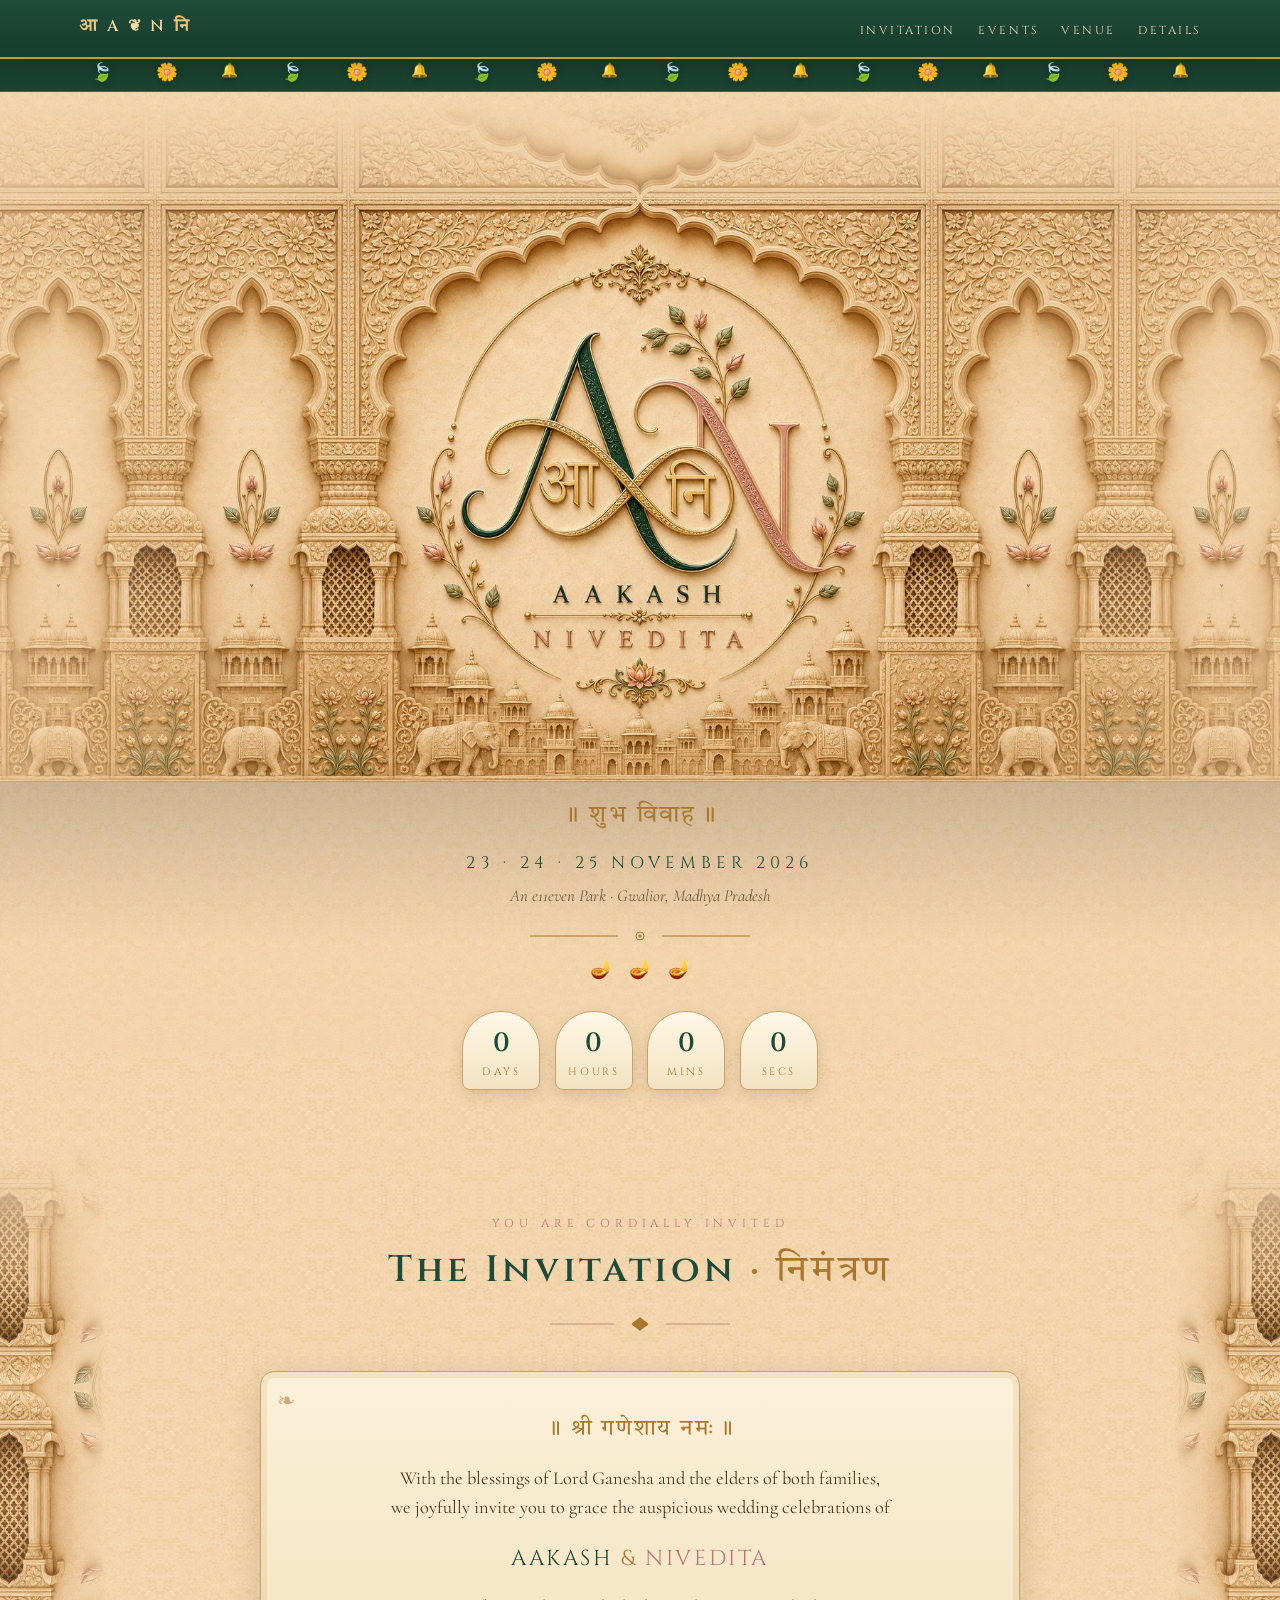
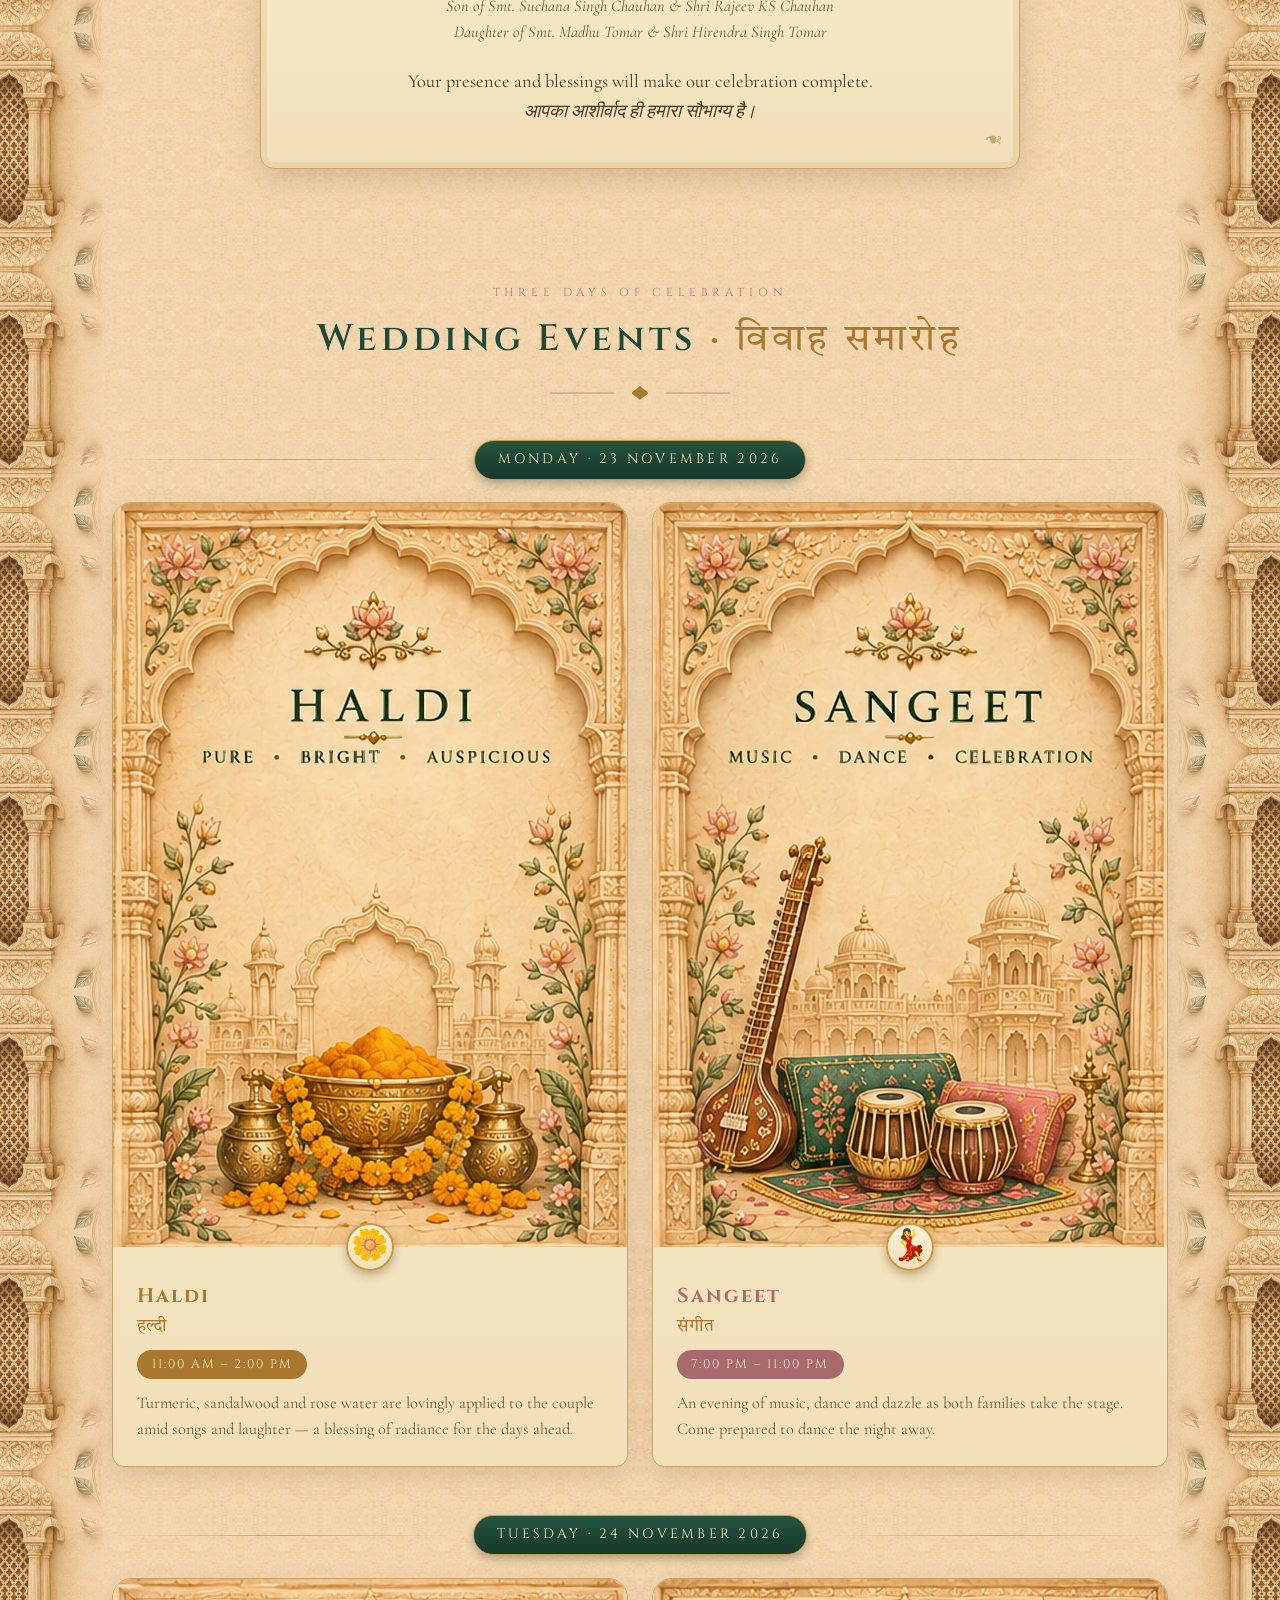
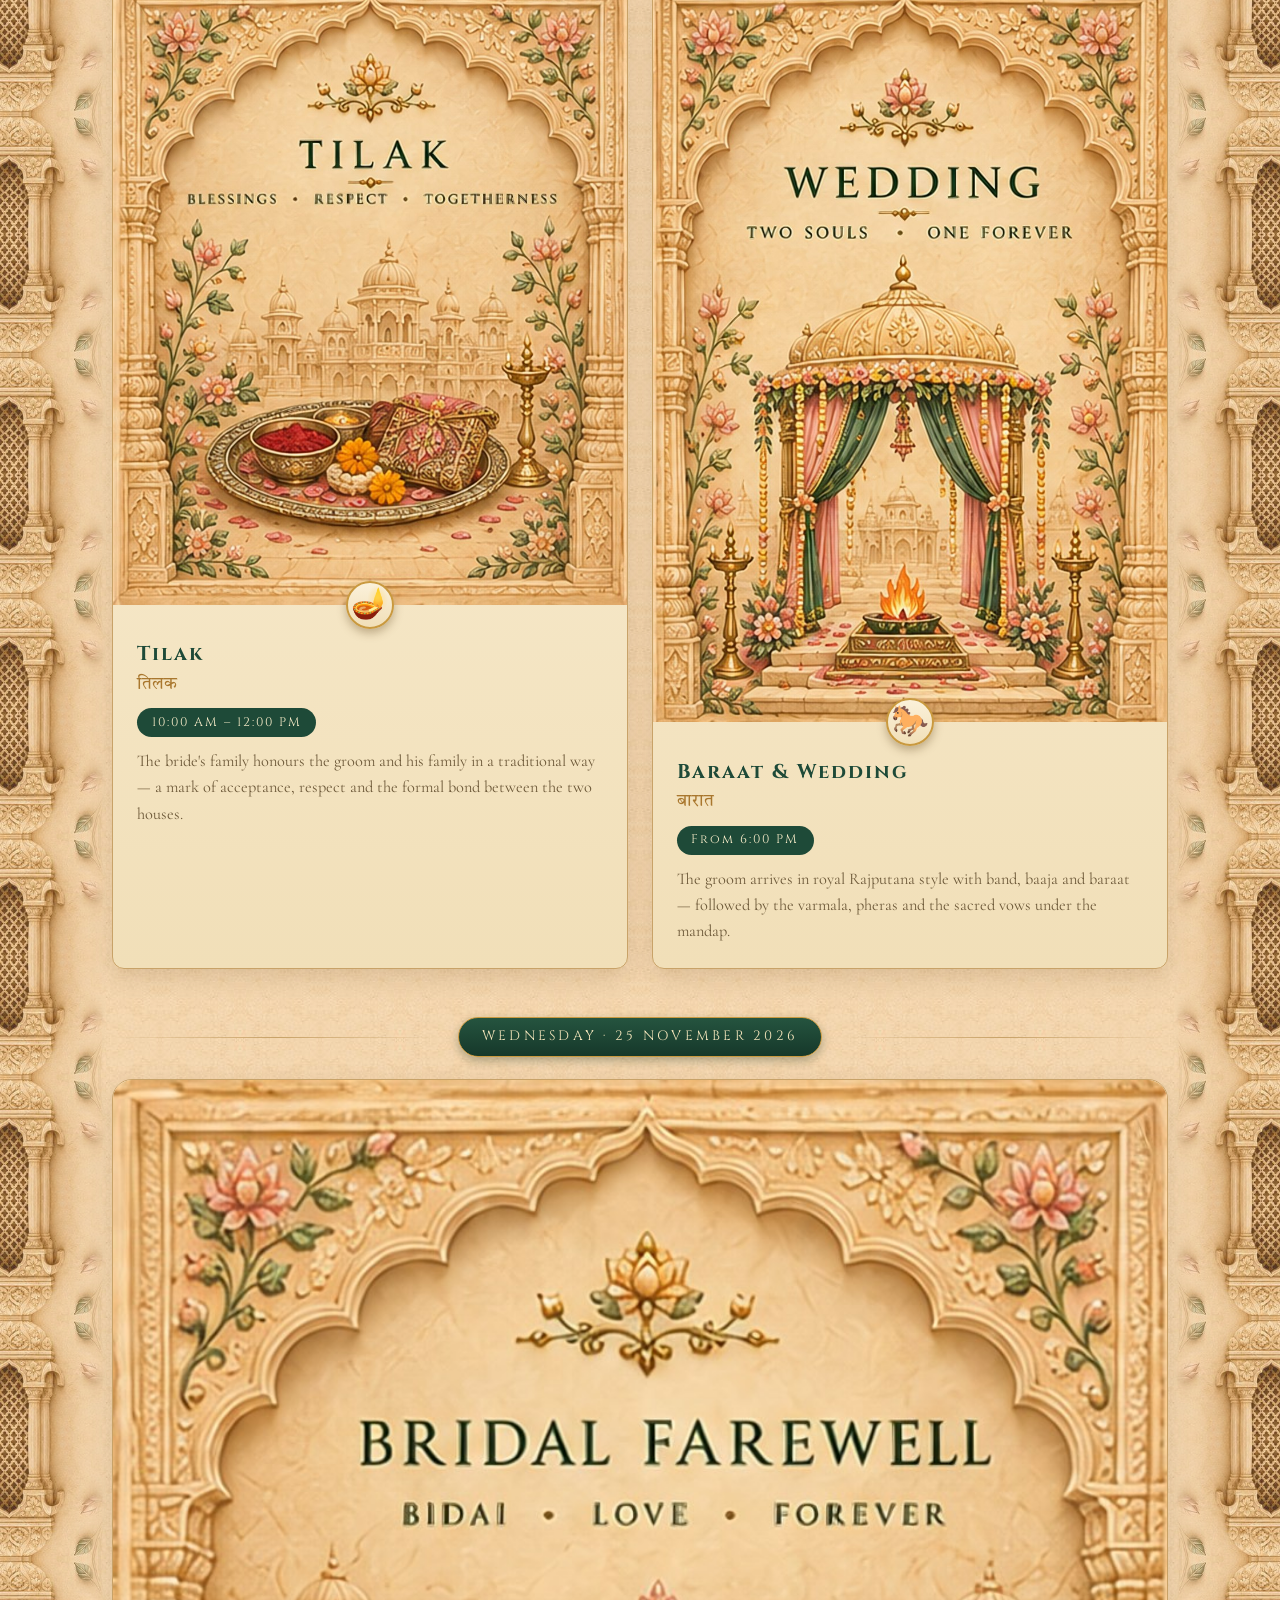
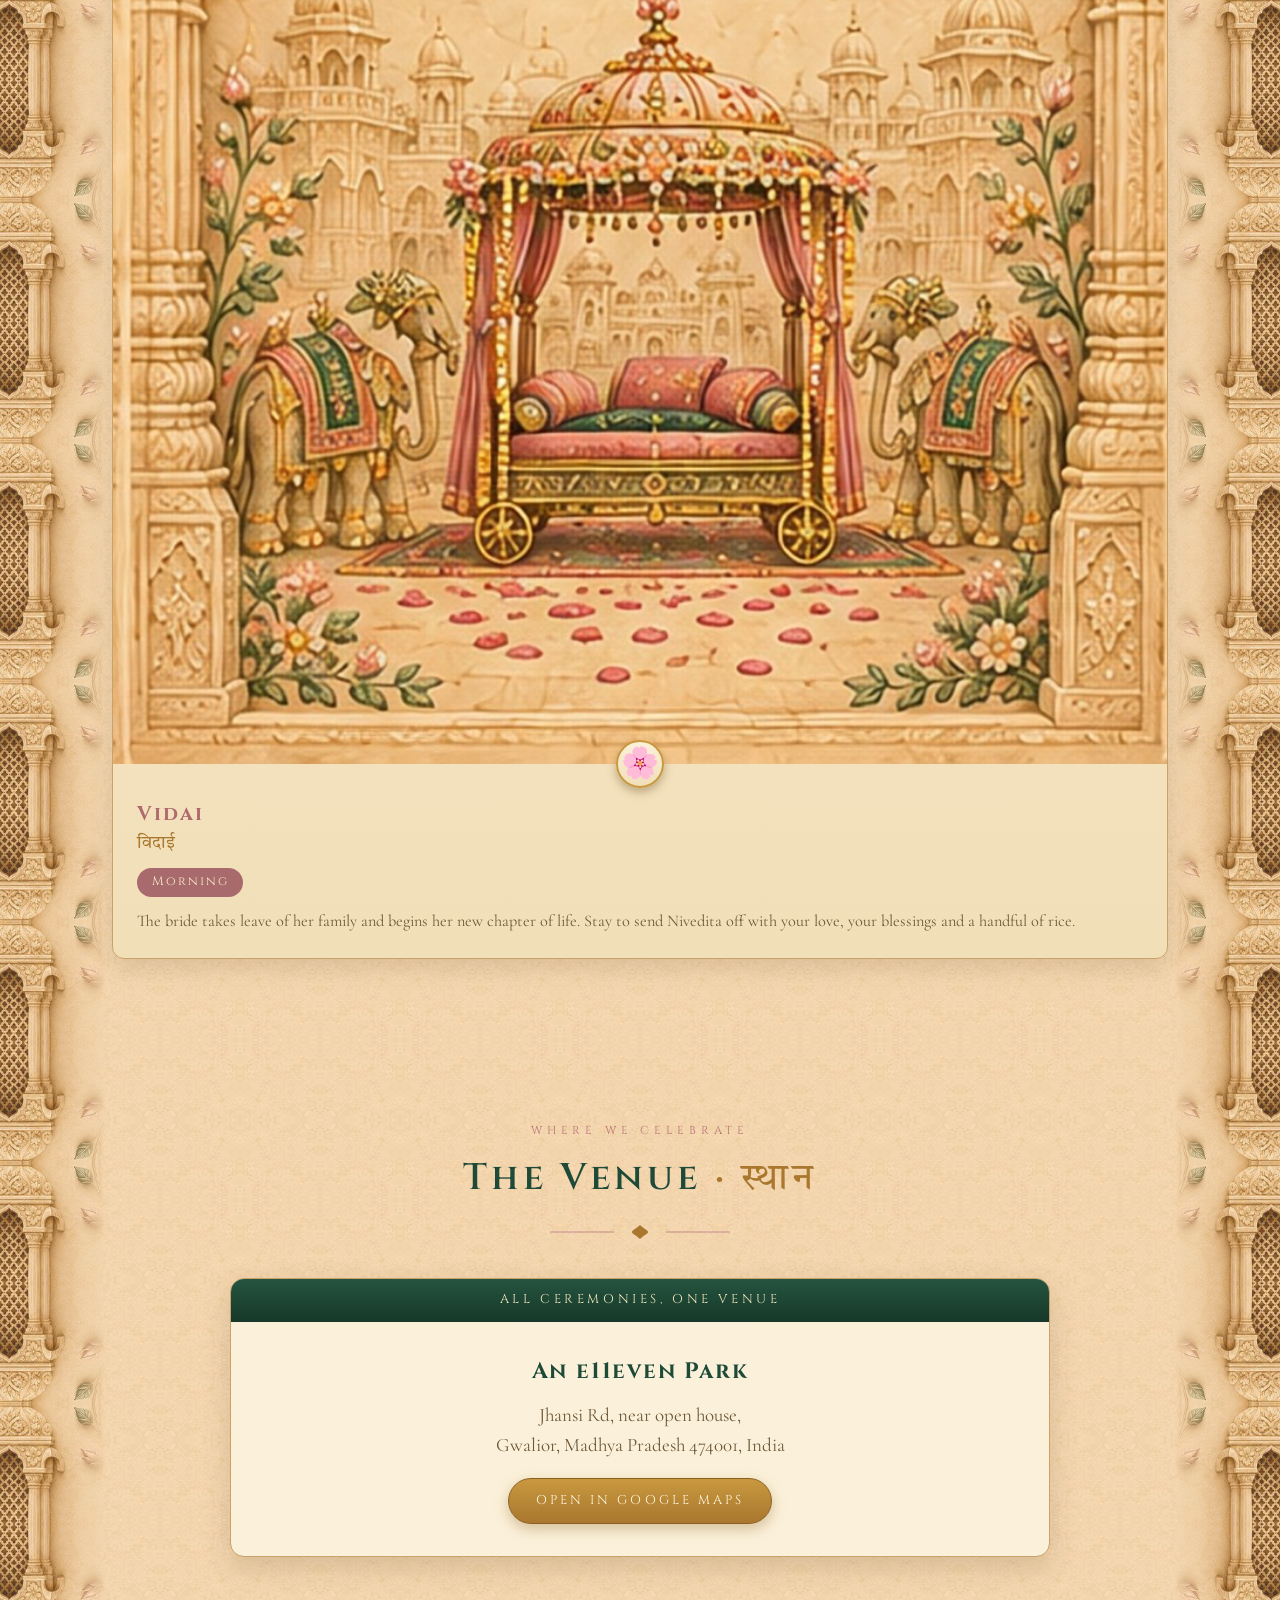
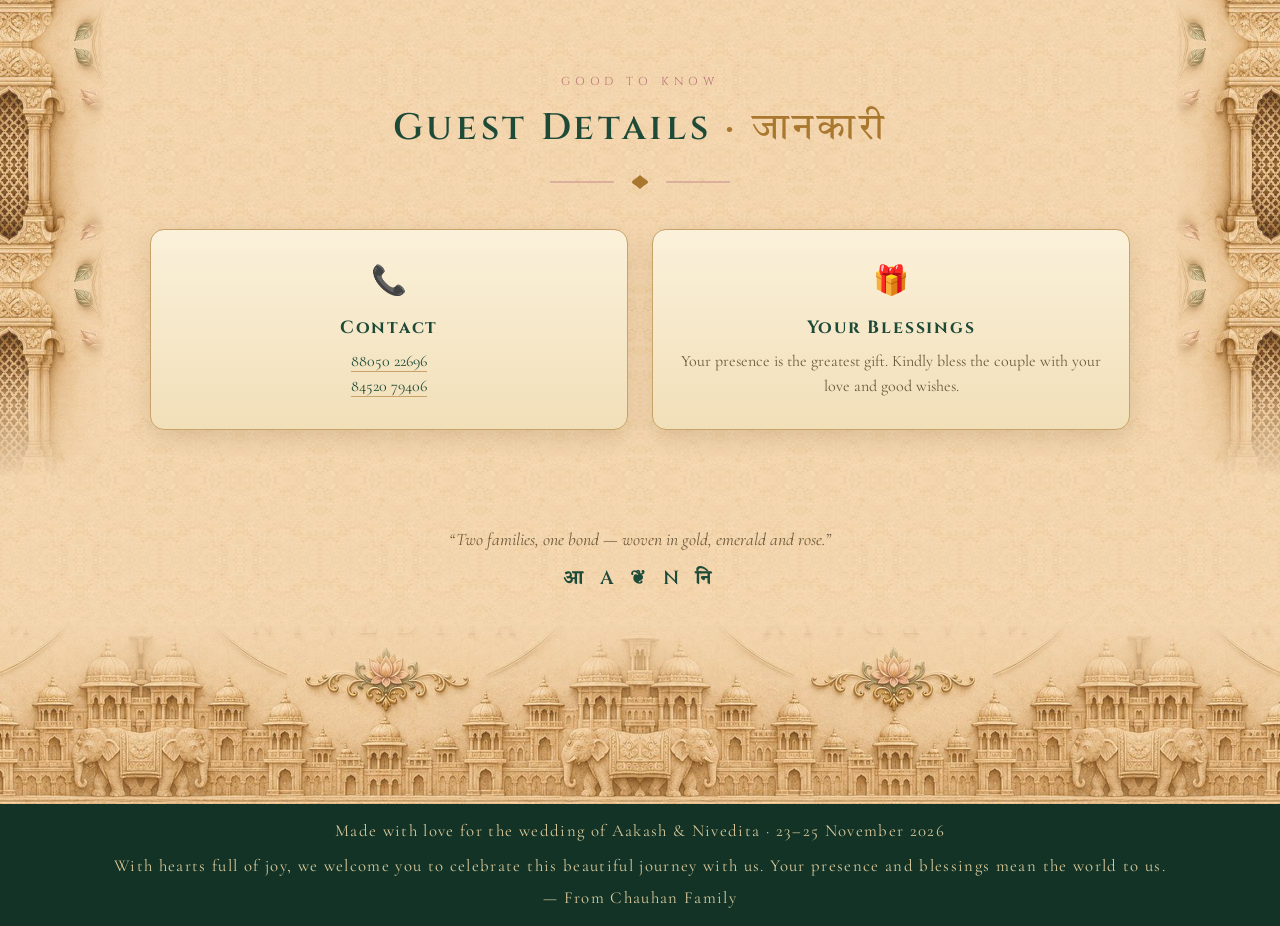
<file: groom.html>
<!DOCTYPE html>
<html lang="en">
<head>
<meta charset="UTF-8">
<meta name="viewport" content="width=device-width, initial-scale=1.0">
<title>Aakash weds Nivedita — शुभ विवाह</title>
<meta name="description" content="The wedding celebrations of Aakash &amp; Nivedita — 23, 24 &amp; 25 November 2026, An e11even Park, Gwalior.">
<meta property="og:type" content="website">
<meta property="og:title" content="Aakash weds Nivedita — शुभ विवाह">
<meta property="og:description" content="23, 24 &amp; 25 November 2026 · An e11even Park, Gwalior. You are cordially invited.">
<meta property="og:image" content="assets/hero.jpg">
<meta name="twitter:card" content="summary_large_image">
<link rel="preconnect" href="https://fonts.googleapis.com">
<link rel="preconnect" href="https://fonts.gstatic.com" crossorigin>
<link href="https://fonts.googleapis.com/css2?family=Cinzel:wght@400;500;600;700&family=Cormorant+Garamond:ital,wght@0,400;0,500;0,600;1,400;1,500&family=Tiro+Devanagari+Hindi&display=swap" rel="stylesheet">
<link rel="stylesheet" href="assets/decor.css?v=2">
<style>
:root{
  --parchment:#F3D5AD;      /* sampled from the artwork so nothing seams */
  --card:#FBF1DA;
  --card-deep:#F1DFB8;
  --sand-carve:#C8A268;
  --emerald:#1E4A38;
  --emerald-deep:#123326;
  --rose:#B87478;
  --rose-soft:#DDB0AC;
  --gold:#A9772E;
  --gold-bright:#C9993F;
  --ink:#4A3A22;
  --ink-soft:#6E5A3A;
  --art-w:1800;             /* hero artwork is 1800 x 1350 */
}
*{margin:0;padding:0;box-sizing:border-box}
html{scroll-behavior:smooth}
body{
  font-family:'Cormorant Garamond',serif;
  color:var(--ink);
  background-color:var(--parchment);
  background-image:url("assets/paper.png");
  background-repeat:repeat;
  font-size:19px;
  line-height:1.6;
  overflow-x:hidden;
}
::selection{background:var(--rose-soft);color:var(--emerald-deep)}
.sr-only{position:absolute;width:1px;height:1px;padding:0;margin:-1px;overflow:hidden;clip:rect(0 0 0 0);white-space:nowrap;border:0}
.dev{font-family:'Tiro Devanagari Hindi',serif}

/* ---------- top ribbon nav ---------- */
nav{
  position:sticky;top:0;z-index:60;
  background:linear-gradient(180deg,#204C39,#173C2C);
  border-bottom:2px solid var(--gold-bright);
  box-shadow:0 2px 16px rgba(40,25,5,.3);
}
nav .wrap{max-width:1160px;margin:0 auto;display:flex;align-items:center;justify-content:space-between;padding:.6rem 1.2rem;gap:1rem}
nav .mono{font-family:'Cinzel',serif;color:#F1DCA8;font-weight:600;letter-spacing:.18em;font-size:1rem;text-decoration:none;white-space:nowrap}
nav .mono .dev{color:#E7C57F;font-size:1.05rem}
nav ul{display:flex;list-style:none;gap:1.4rem;flex-wrap:wrap;justify-content:flex-end}
nav a{color:#EFE3C2;text-decoration:none;font-family:'Cinzel',serif;font-size:.72rem;letter-spacing:.22em;text-transform:uppercase;padding:.3rem 0;border-bottom:1px solid transparent;transition:.25s}
nav a:hover,nav a:focus-visible{color:#F1DCA8;border-bottom-color:var(--gold-bright);outline:none}

/* ---------- hero: the monogram IS the palace wall ---------- */
header.hero{
  position:relative;
  background-image:url("assets/hero.jpg");
  background-repeat:no-repeat;
  background-position:top center;
  background-size:100% auto;
  padding-top:54.5%;            /* content begins on the courtyard floor */
  text-align:center;
}
.hero .court{padding:.5rem 1rem 3.6rem}
.hero .shubh{font-size:1.5rem;color:var(--gold);letter-spacing:.1em}
.hero .dates{
  margin-top:.9rem;font-family:'Cinzel',serif;font-size:clamp(.85rem,2vw,1.05rem);
  letter-spacing:.3em;color:var(--emerald);text-transform:uppercase;
}
.hero .place{font-style:italic;color:var(--ink-soft);margin-top:.4rem;font-size:1.05rem}
.gold-rule{width:220px;margin:1.2rem auto 0;display:block}

/* countdown — little arched niches */
.count{display:flex;justify-content:center;gap:.9rem;margin-top:1.7rem;flex-wrap:wrap}
.count .cell{
  background:linear-gradient(180deg,rgba(255,250,234,.94),rgba(243,228,196,.9));
  border:1px solid var(--sand-carve);
  box-shadow:inset 0 1px 0 #fff9, 0 5px 14px rgba(90,60,15,.16);
  min-width:78px;padding:.6rem .5rem .5rem;border-radius:38px 38px 8px 8px;
}
.count .num{font-family:'Cinzel',serif;font-size:1.65rem;font-weight:600;color:var(--emerald)}
.count .lab{font-size:.66rem;letter-spacing:.24em;text-transform:uppercase;color:var(--gold);font-family:'Cinzel',serif}

/* ---------- the corridor: carved pillars run the length of the page ---------- */
.corridor{position:relative}
.pillar{
  position:absolute;top:0;bottom:0;width:clamp(74px,8.3vw,150px);
  background-image:url("assets/pillar.jpg");
  background-repeat:repeat-y;background-position:top left;background-size:100% auto;
  opacity:.92;pointer-events:none;z-index:0;
  -webkit-mask-image:linear-gradient(180deg,transparent 0,#000 170px,#000 calc(100% - 120px),transparent 100%);
  mask-image:linear-gradient(180deg,transparent 0,#000 170px,#000 calc(100% - 120px),transparent 100%);
}
.pillar.left{left:0}
.pillar.right{right:0;transform:scaleX(-1)}
@media (max-width:1000px){.pillar{display:none}}

/* ---------- shared section chrome ---------- */
section{max-width:1100px;margin:0 auto;padding:4.2rem 1.4rem 3rem;position:relative;z-index:1}
.eyebrow{text-align:center;font-family:'Cinzel',serif;font-size:.72rem;letter-spacing:.42em;text-transform:uppercase;color:var(--rose);margin-bottom:.5rem}
h2.title{text-align:center;font-family:'Cinzel',serif;font-weight:600;color:var(--emerald);font-size:clamp(1.6rem,3.6vw,2.3rem);letter-spacing:.1em}
h2.title .dev{color:var(--gold);font-weight:400}
.title-orn{display:block;margin:.9rem auto 2.4rem}

.info a{color:var(--emerald);text-decoration:none;border-bottom:1px solid var(--sand-carve)}
.info a:hover,.info a:focus-visible{color:var(--gold);outline:none}

/* ---------- invitation ---------- */
.invite-card{
  max-width:760px;margin:0 auto;text-align:center;
  background:linear-gradient(180deg,var(--card),var(--card-deep));
  border:1px solid var(--sand-carve);
  border-radius:14px;
  box-shadow:0 10px 30px rgba(80,55,15,.18), inset 0 0 0 6px rgba(201,153,63,.16);
  padding:2.6rem 2rem;position:relative;
}
.invite-card::before,.invite-card::after{content:"❧";position:absolute;color:var(--gold);opacity:.55;font-size:1.4rem}
.invite-card::before{top:.7rem;left:1rem}
.invite-card::after{bottom:.7rem;right:1rem;transform:rotate(180deg)}
.invite-card .ganesh{font-size:1.35rem;color:var(--gold);letter-spacing:.08em}
.invite-card p{margin-top:1rem;font-size:1.15rem}
.invite-card .names{font-family:'Cinzel',serif;font-size:1.35rem;letter-spacing:.12em;margin-top:1.2rem}
.invite-card .names .g{color:var(--emerald)} .invite-card .names .b{color:var(--rose)}
.invite-card .fam{font-style:italic;color:var(--ink-soft);font-size:1.02rem}
.edit-me{display:inline-block;background:#F7E3E1;border:1px dashed var(--rose);color:#9C5F62;border-radius:6px;padding:0 .45rem;font-style:normal;font-size:.95rem}

/* ---------- events ---------- */
.day{margin-bottom:3rem}
.day-head{display:flex;align-items:center;gap:1rem;margin-bottom:1.4rem}
.day-head .rule{flex:1;height:1px;background:linear-gradient(90deg,transparent,var(--sand-carve),transparent)}
.day-head .badge{
  font-family:'Cinzel',serif;letter-spacing:.24em;text-transform:uppercase;font-size:.85rem;
  color:#F5E6BC;background:linear-gradient(180deg,#25543F,#16382A);
  border:1px solid var(--gold-bright);border-radius:40px;padding:.5rem 1.4rem;white-space:nowrap;
  box-shadow:0 4px 10px rgba(20,45,30,.3);
}
.events{display:grid;grid-template-columns:repeat(auto-fit,minmax(270px,1fr));gap:1.5rem}
.event{
  background:linear-gradient(180deg,var(--card),var(--card-deep));
  border:1px solid var(--sand-carve);
  border-radius:20px 20px 12px 12px;
  padding:1.7rem 1.5rem 1.5rem;position:relative;
  box-shadow:0 8px 24px rgba(85,58,16,.16), inset 0 1px 0 #fff9;
  transition:transform .3s ease, box-shadow .3s ease;
}
.event:hover{transform:translateY(-4px);box-shadow:0 14px 32px rgba(85,58,16,.22), inset 0 1px 0 #fff9}
.event .icon{font-size:1.9rem;line-height:1;display:inline-block}
.icon.haldi{animation:sway 2.6s ease-in-out infinite;transform-origin:bottom center}
.icon.sangeet{animation:dance 1.3s ease-in-out infinite}
.icon.tilak{animation:flicker 2.2s ease-in-out infinite}
.icon.baraat{animation:trot 1.6s ease-in-out infinite}
.icon.vidai{animation:drift 3.2s ease-in-out infinite}
@keyframes sway{0%,100%{transform:rotate(-6deg)}50%{transform:rotate(6deg)}}
@keyframes dance{0%,100%{transform:translateY(0) rotate(-4deg)}25%{transform:translateY(-6px) rotate(4deg)}50%{transform:translateY(0) rotate(-4deg)}75%{transform:translateY(-4px) rotate(4deg)}}
@keyframes flicker{0%,100%{transform:scale(1) rotate(0deg);opacity:1}25%{transform:scale(1.05) rotate(-2deg);opacity:.9}50%{transform:scale(.97) rotate(2deg);opacity:1}75%{transform:scale(1.03) rotate(-1deg);opacity:.95}}
@keyframes trot{0%,100%{transform:translateY(0) translateX(0)}25%{transform:translateY(-5px) translateX(2px)}50%{transform:translateY(0) translateX(0)}75%{transform:translateY(-3px) translateX(-2px)}}
@keyframes drift{0%,100%{transform:translateY(0) rotate(0deg);opacity:1}50%{transform:translateY(-9px) rotate(8deg);opacity:.75}}
.event h3{font-family:'Cinzel',serif;font-size:1.25rem;letter-spacing:.1em;margin:.6rem 0 .1rem}
.event.hue-g h3{color:var(--emerald)} .event.hue-r h3{color:#B0696D} .event.hue-o h3{color:var(--gold)}
.event .dev-name{color:var(--gold);font-size:1.05rem}
.event .time{display:inline-block;margin:.6rem 0 .7rem;font-family:'Cinzel',serif;font-size:.78rem;letter-spacing:.16em;color:#F6EBC8;background:var(--emerald);border-radius:30px;padding:.28rem .9rem}
.event.hue-r .time{background:#A96A6E}
.event.hue-o .time{background:var(--gold)}
.event p{font-size:1.02rem;color:var(--ink-soft)}
.event .meta{margin-top:.8rem;font-size:.95rem;font-style:italic;color:var(--ink-soft)}
.event .corner{position:absolute;top:10px;right:12px;color:var(--sand-carve);font-size:1rem;opacity:.8}

/* ---------- venue ---------- */
.venue-card{max-width:820px;margin:0 auto;text-align:center;border:1px solid var(--sand-carve);border-radius:14px;overflow:hidden;background:var(--card);box-shadow:0 10px 28px rgba(80,55,15,.17)}
.venue-card .band{background:linear-gradient(180deg,#25543F,#16382A);color:#F3E5BC;font-family:'Cinzel',serif;letter-spacing:.28em;text-transform:uppercase;font-size:.8rem;padding:.7rem}
.venue-card .body{padding:2rem 1.6rem}
.venue-card h3{font-family:'Cinzel',serif;color:var(--emerald);font-size:1.4rem;letter-spacing:.08em}
.btn{
  display:inline-block;margin-top:1.1rem;text-decoration:none;
  font-family:'Cinzel',serif;font-size:.8rem;letter-spacing:.24em;text-transform:uppercase;
  color:#FFF7DF;background:linear-gradient(180deg,#C9993F,#A9772E);
  padding:.75rem 1.7rem;border-radius:40px;border:1px solid #8A5F20;
  box-shadow:0 5px 14px rgba(140,95,25,.35);transition:.25s;
}
.btn:hover,.btn:focus-visible{transform:translateY(-2px);box-shadow:0 9px 20px rgba(140,95,25,.45);outline:none}

/* ---------- guest details ---------- */
.info-grid{display:grid;grid-template-columns:repeat(auto-fit,minmax(250px,1fr));gap:1.5rem;max-width:980px;margin:0 auto}
.info{text-align:center;background:linear-gradient(180deg,var(--card),var(--card-deep));border:1px solid var(--sand-carve);border-radius:14px;padding:1.8rem 1.4rem;box-shadow:0 8px 22px rgba(85,58,16,.15)}
.info .icon{font-size:1.8rem}
.info h3{font-family:'Cinzel',serif;color:var(--emerald);letter-spacing:.1em;font-size:1.1rem;margin:.6rem 0 .4rem}
.info p{font-size:1rem;color:var(--ink-soft)}

/* ---------- footer: the palace complex closes the page ---------- */
footer{margin-top:3rem;text-align:center;position:relative;z-index:1}
footer .msg{font-style:italic;color:var(--ink-soft);font-size:1.1rem;padding:0 1rem}
footer .mono{font-family:'Cinzel',serif;letter-spacing:.3em;color:var(--emerald);margin:.6rem 0 1rem;font-weight:600}
.skyband{
  height:clamp(130px,15vw,250px);
  background-image:url("assets/sky.jpg");
  background-repeat:repeat-x;background-position:center bottom;background-size:auto 100%;
}
footer .base{background:var(--emerald-deep);color:#D8C89A;font-size:1.05rem;padding:.9rem;letter-spacing:.08em}

/* reveal on scroll */
.reveal{opacity:0;transform:translateY(24px);transition:opacity .8s ease,transform .8s ease}
.reveal.in{opacity:1;transform:none}
@media (prefers-reduced-motion: reduce){
  .reveal{opacity:1;transform:none;transition:none}
  .event{transition:none}
  .icon{animation:none!important}
  html{scroll-behavior:auto}
}
@media (max-width:900px){
  header.hero{background-size:135% auto;padding-top:73%}
  nav ul{gap:1rem}
}
@media (max-width:620px){
  body{font-size:18px}
  header.hero{background-size:175% auto;padding-top:95%}
  section{padding:3rem 1rem 2rem}
  .hero .court{padding:.4rem .9rem 3rem}
  .hero .dates{letter-spacing:.2em}
  .count{gap:.55rem}
  .count .cell{min-width:0;flex:1 1 64px;padding:.5rem .3rem .45rem}
  .count .num{font-size:1.4rem}
  .count .lab{font-size:.6rem;letter-spacing:.16em}
  nav .wrap{flex-direction:column;align-items:center;gap:.45rem;padding:.55rem .8rem}
  nav ul{gap:.9rem;justify-content:center}
  nav a{font-size:.66rem;letter-spacing:.16em}
  .invite-card{padding:2rem 1.2rem}
  .events{gap:1.1rem}
  .event{padding:1.4rem 1.2rem 1.2rem}
  .day-head .badge{font-size:.74rem;letter-spacing:.16em;padding:.45rem 1rem}
  .skyband{height:110px}
}
</style>
</head>
<body>

<nav aria-label="Main">
  <div class="wrap">
    <a class="mono" href="#top"><span class="dev">आ</span> A ❦ N <span class="dev">नि</span></a>
    <ul>
      <li><a href="#invite">Invitation</a></li>
      <li><a href="#events">Events</a></li>
      <li><a href="#venue">Venue</a></li>
      <li><a href="#details">Details</a></li>
    </ul>
  </div>
</nav>

<div class="toran" aria-hidden="true">
  <div class="toran-row">
    <span class="bit">🍃</span><span class="bit">🌼</span><span class="bit">🔔</span><span class="bit">🍃</span><span class="bit">🌼</span><span class="bit">🔔</span><span class="bit">🍃</span><span class="bit">🌼</span><span class="bit">🔔</span><span class="bit">🍃</span><span class="bit">🌼</span><span class="bit">🔔</span><span class="bit">🍃</span><span class="bit">🌼</span><span class="bit">🔔</span><span class="bit">🍃</span><span class="bit">🌼</span><span class="bit">🔔</span>
  </div>
</div>

<header class="hero" id="top" role="img" aria-label="Carved sandstone palace wall with the Aakash and Nivedita monogram at its centre">
  <h1 class="sr-only">Aakash weds Nivedita — 23, 24 and 25 November 2026, An e11even Park, Gwalior</h1>
  <div class="court">
    <p class="shubh dev">॥ शुभ विवाह ॥</p>
    <p class="dates">23 · 24 · 25 November 2026</p>
    <p class="place">An e11even Park · Gwalior, Madhya Pradesh</p>
    <svg class="gold-rule" viewBox="0 0 220 14" aria-hidden="true"><line x1="0" y1="7" x2="88" y2="7" stroke="#A9772E" stroke-width="1"/><circle cx="110" cy="7" r="4" fill="none" stroke="#A9772E"/><circle cx="110" cy="7" r="1.6" fill="#A9772E"/><line x1="132" y1="7" x2="220" y2="7" stroke="#A9772E" stroke-width="1"/></svg>
    <div class="diya-row" aria-hidden="true"><span class="diya">🪔</span><span class="diya">🪔</span><span class="diya">🪔</span></div>

    <div class="count" id="count" aria-label="Countdown to the Baraat">
      <div class="cell"><div class="num" id="cd">–</div><div class="lab">Days</div></div>
      <div class="cell"><div class="num" id="ch">–</div><div class="lab">Hours</div></div>
      <div class="cell"><div class="num" id="cm">–</div><div class="lab">Mins</div></div>
      <div class="cell"><div class="num" id="cs">–</div><div class="lab">Secs</div></div>
    </div>
  </div>
</header>

<div class="corridor">
<div class="pillar left" aria-hidden="true"></div>
<div class="pillar right" aria-hidden="true"></div>

<section id="invite" class="reveal">
  <div class="eyebrow">You are cordially invited</div>
  <h2 class="title">The Invitation <span class="dev">· निमंत्रण</span></h2>
  <svg class="title-orn" width="180" height="16" viewBox="0 0 180 16" aria-hidden="true"><path d="M0 8h64" stroke="#C4898C"/><path d="M116 8h64" stroke="#C4898C"/><path d="M90 1c4 4 8 5 8 7s-4 3-8 7c-4-4-8-5-8-7s4-3 8-7z" fill="#A9772E"/></svg>

  <div class="invite-card">
    <div class="ganesh dev">॥ श्री गणेशाय नमः ॥</div>
    <p>With the blessings of Lord Ganesha and the elders of both families,<br>
    we joyfully invite you to grace the auspicious wedding celebrations of</p>
    <p class="names"><span class="g">AAKASH</span> <span style="color:var(--gold)">&amp;</span> <span class="b">NIVEDITA</span></p>
    <p class="fam">Son of Smt. Suchana Singh Chauhan &amp; Shri Rajeev KS Chauhan<br>
    Daughter of Smt. Madhu Tomar &amp; Shri Hirendra Singh Tomar</p>
    <p style="margin-top:1.4rem">Your presence and blessings will make our celebration complete.<br>
    <em>आपका आशीर्वाद ही हमारा सौभाग्य है।</em></p>
  </div>
</section>

<section id="events" class="reveal">
  <div class="eyebrow">Three days of celebration</div>
  <h2 class="title">Wedding Events <span class="dev">· विवाह समारोह</span></h2>
  <svg class="title-orn" width="180" height="16" viewBox="0 0 180 16" aria-hidden="true"><path d="M0 8h64" stroke="#C4898C"/><path d="M116 8h64" stroke="#C4898C"/><path d="M90 1c4 4 8 5 8 7s-4 3-8 7c-4-4-8-5-8-7s4-3 8-7z" fill="#A9772E"/></svg>

  <div class="day">
    <div class="day-head"><div class="rule"></div><div class="badge">Monday · 23 November 2026</div><div class="rule"></div></div>
    <div class="events">
      <article class="event hue-o has-art">
        <div class="event-art"><img src="assets/events/haldi.jpg?v=3" alt="Haldi — turmeric and marigolds in a brass vessel before a carved archway" loading="lazy" width="900" height="1303"></div>
        <div class="icon-badge"><span class="icon haldi">🌼</span></div>
        <h3>Haldi</h3>
        <div class="dev-name dev">हल्दी</div>
        <div class="time">11:00 AM – 2:00 PM</div>
        <p>Turmeric, sandalwood and rose water are lovingly applied to the couple amid songs and laughter — a blessing of radiance for the days ahead.</p>
      </article>
      <article class="event hue-r has-art">
        <div class="event-art"><img src="assets/events/sangeet.jpg?v=3" alt="Sangeet — sitar and tabla set before the palace, ready for music and dance" loading="lazy" width="900" height="1303"></div>
        <div class="icon-badge"><span class="icon sangeet">💃</span></div>
        <h3>Sangeet</h3>
        <div class="dev-name dev">संगीत</div>
        <div class="time">7:00 PM – 11:00 PM</div>
        <p>An evening of music, dance and dazzle as both families take the stage. Come prepared to dance the night away.</p>
      </article>
    </div>
  </div>

  <div class="day">
    <div class="day-head"><div class="rule"></div><div class="badge">Tuesday · 24 November 2026</div><div class="rule"></div></div>
    <div class="events">
      <article class="event hue-g has-art">
        <div class="event-art"><img src="assets/events/tilak.jpg?v=3" alt="Tilak — a ceremonial tray of roli, rice and gifts before the palace" loading="lazy" width="900" height="1097"></div>
        <div class="icon-badge"><span class="icon tilak">🪔</span></div>
        <h3>Tilak</h3>
        <div class="dev-name dev">तिलक</div>
        <div class="time">10:00 AM – 12:00 PM</div>
        <p>The bride's family honours the groom and his family in a traditional way — a mark of acceptance, respect and the formal bond between the two houses.</p>
      </article>
      <article class="event hue-g has-art">
        <div class="event-art"><img src="assets/events/wedding.jpg?v=3" alt="Wedding — the mandap with sacred fire, draped in flowers before the palace" loading="lazy" width="900" height="1303"></div>
        <div class="icon-badge"><span class="icon baraat">🐎</span></div>
        <h3>Baraat &amp; Wedding</h3>
        <div class="dev-name dev">बारात</div>
        <div class="time">From 6:00 PM</div>
        <p>The groom arrives in royal Rajputana style with band, baaja and baraat — followed by the varmala, pheras and the sacred vows under the mandap.</p>
      </article>
    </div>
  </div>

  <div class="day">
    <div class="day-head"><div class="rule"></div><div class="badge">Wednesday · 25 November 2026</div><div class="rule"></div></div>
    <div class="events">
      <article class="event hue-r has-art">
        <div class="event-art"><img src="assets/events/vidai.jpg?v=3" alt="Bridal farewell — the palanquin flanked by decorated elephants" loading="lazy" width="900" height="1097"></div>
        <div class="icon-badge"><span class="icon vidai">🌸</span></div>
        <h3>Vidai</h3>
        <div class="dev-name dev">विदाई</div>
        <div class="time">Morning</div>
        <p>The bride takes leave of her family and begins her new chapter of life. Stay to send Nivedita off with your love, your blessings and a handful of rice.</p>
      </article>
    </div>
  </div>
</section>

<section id="venue" class="reveal">
  <div class="eyebrow">Where we celebrate</div>
  <h2 class="title">The Venue <span class="dev">· स्थान</span></h2>
  <svg class="title-orn" width="180" height="16" viewBox="0 0 180 16" aria-hidden="true"><path d="M0 8h64" stroke="#C4898C"/><path d="M116 8h64" stroke="#C4898C"/><path d="M90 1c4 4 8 5 8 7s-4 3-8 7c-4-4-8-5-8-7s4-3 8-7z" fill="#A9772E"/></svg>
  <div class="venue-card">
    <div class="band">All ceremonies, one venue</div>
    <div class="body">
      <h3>An e11even Park</h3>
      <p style="margin-top:.6rem;color:var(--ink-soft)">Jhansi Rd, near open house,<br>Gwalior, Madhya Pradesh 474001, India</p>
      <a class="btn" href="https://maps.app.goo.gl/hxJhp9aFpNyQZJFP9" target="_blank" rel="noopener">Open in Google Maps</a>
    </div>
  </div>
</section>

<section id="details" class="reveal">
  <div class="eyebrow">Good to know</div>
  <h2 class="title">Guest Details <span class="dev">· जानकारी</span></h2>
  <svg class="title-orn" width="180" height="16" viewBox="0 0 180 16" aria-hidden="true"><path d="M0 8h64" stroke="#C4898C"/><path d="M116 8h64" stroke="#C4898C"/><path d="M90 1c4 4 8 5 8 7s-4 3-8 7c-4-4-8-5-8-7s4-3 8-7z" fill="#A9772E"/></svg>
  <div class="info-grid">
    <div class="info">
      <div class="icon">📞</div>
      <h3>Contact</h3>
      <p><a href="tel:+918805022696">88050 22696</a><br>
      <a href="tel:+918452079406">84520 79406</a></p>
    </div>
    <div class="info">
      <div class="icon">🎁</div>
      <h3>Your Blessings</h3>
      <p>Your presence is the greatest gift. Kindly bless the couple with your love and good wishes.</p>
    </div>
  </div>
</section>

</div><!-- /corridor -->

<footer>
  <p class="msg">“Two families, one bond — woven in gold, emerald and rose.”</p>
  <p class="mono"><span class="dev">आ</span> A ❦ N <span class="dev">नि</span></p>
  <div class="skyband" aria-hidden="true"></div>
  <div class="base">
    <p>Made with love for the wedding of Aakash &amp; Nivedita · 23–25 November 2026</p>
    <p style="margin-top:.5rem">With hearts full of joy, we welcome you to celebrate this beautiful journey with us. Your presence and blessings mean the world to us.</p>
    <p style="margin-top:.3rem">— From Chauhan Family</p>
  </div>
</footer>


<script>
// Countdown to the Baraat — edit the date/time here if needed
const target = new Date('2026-11-24T18:00:00');
function tick(){
  const now = new Date();
  let d = Math.max(0, target - now);
  const days = Math.floor(d/86400000); d -= days*86400000;
  const hrs = Math.floor(d/3600000); d -= hrs*3600000;
  const mins = Math.floor(d/60000); d -= mins*60000;
  const secs = Math.floor(d/1000);
  document.getElementById('cd').textContent = days;
  document.getElementById('ch').textContent = hrs;
  document.getElementById('cm').textContent = mins;
  document.getElementById('cs').textContent = secs;
}
tick(); setInterval(tick, 1000);

// Reveal on scroll
const io = new IntersectionObserver(entries=>{
  entries.forEach(e=>{ if(e.isIntersecting){ e.target.classList.add('in'); io.unobserve(e.target); } });
},{threshold:.12});
document.querySelectorAll('.reveal').forEach(el=>io.observe(el));
</script>
<script src="assets/decor.js" defer></script>

</body>
</html>
</file>
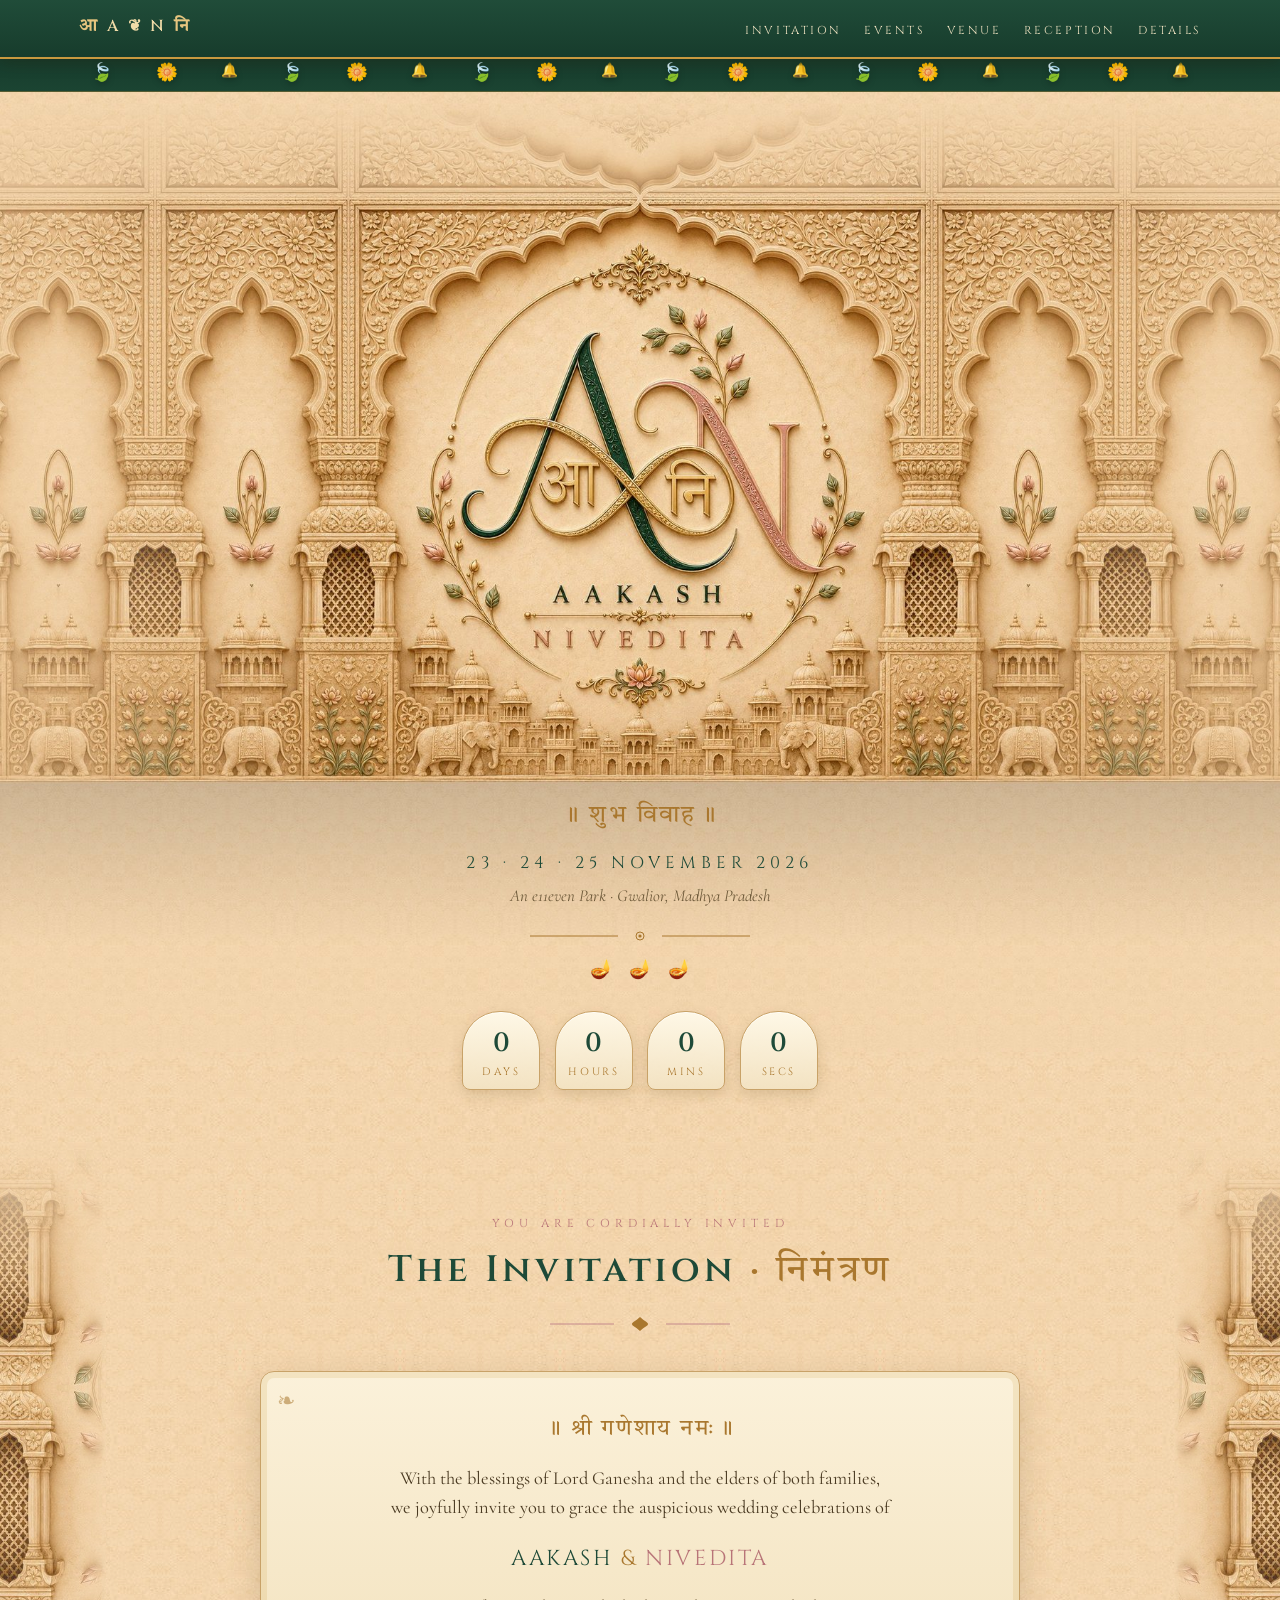
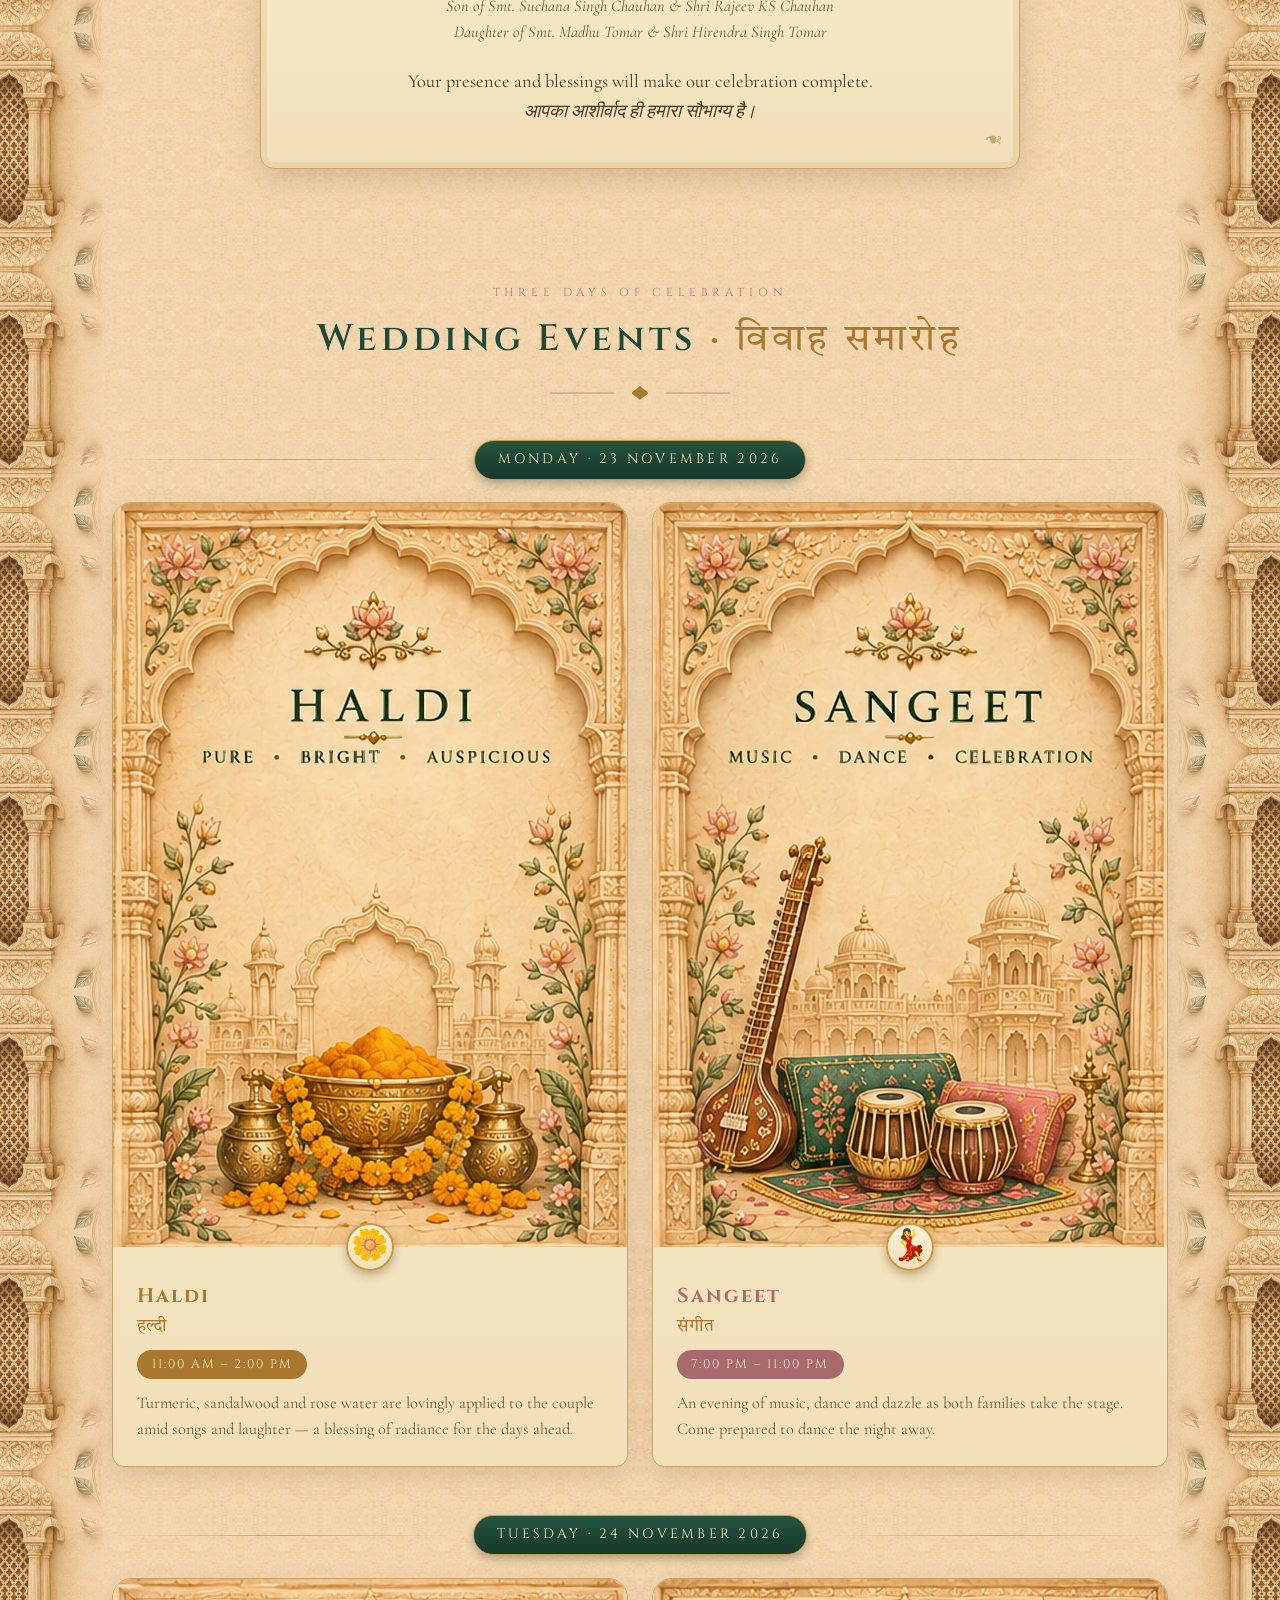
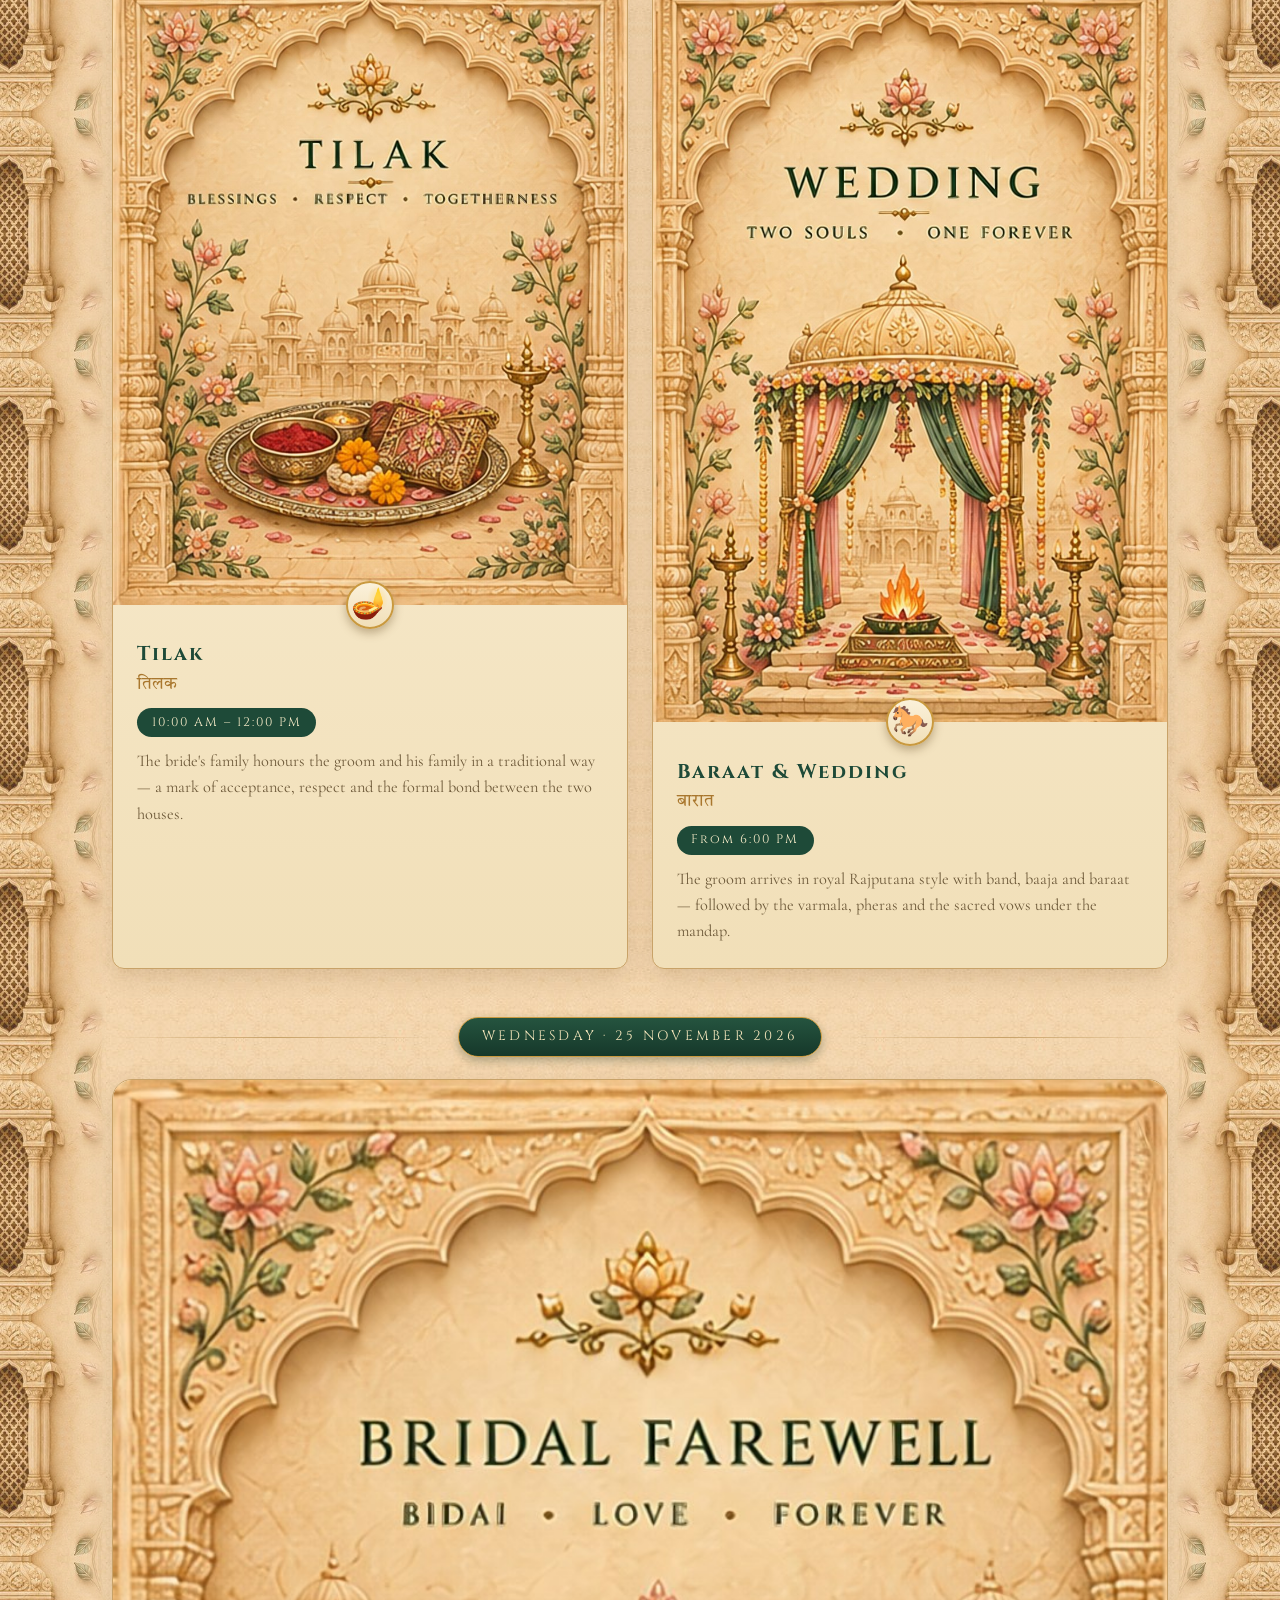
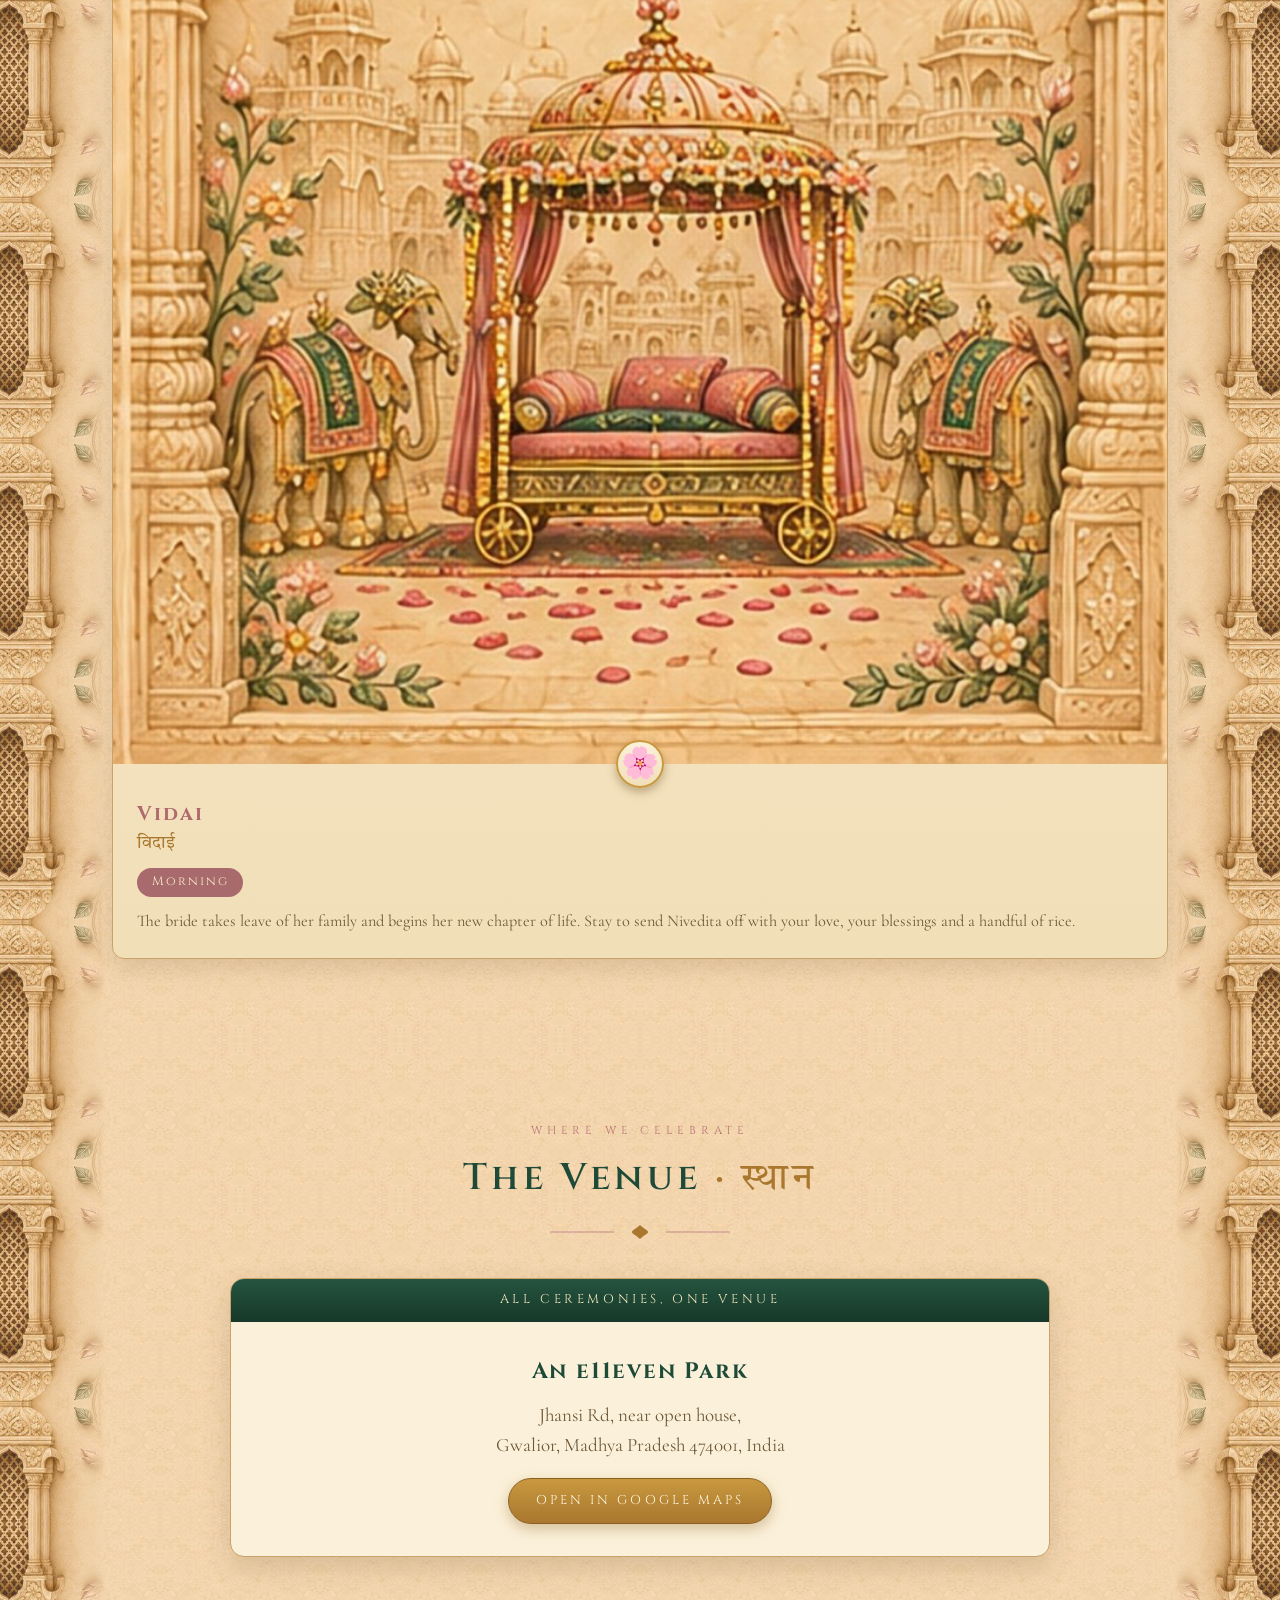
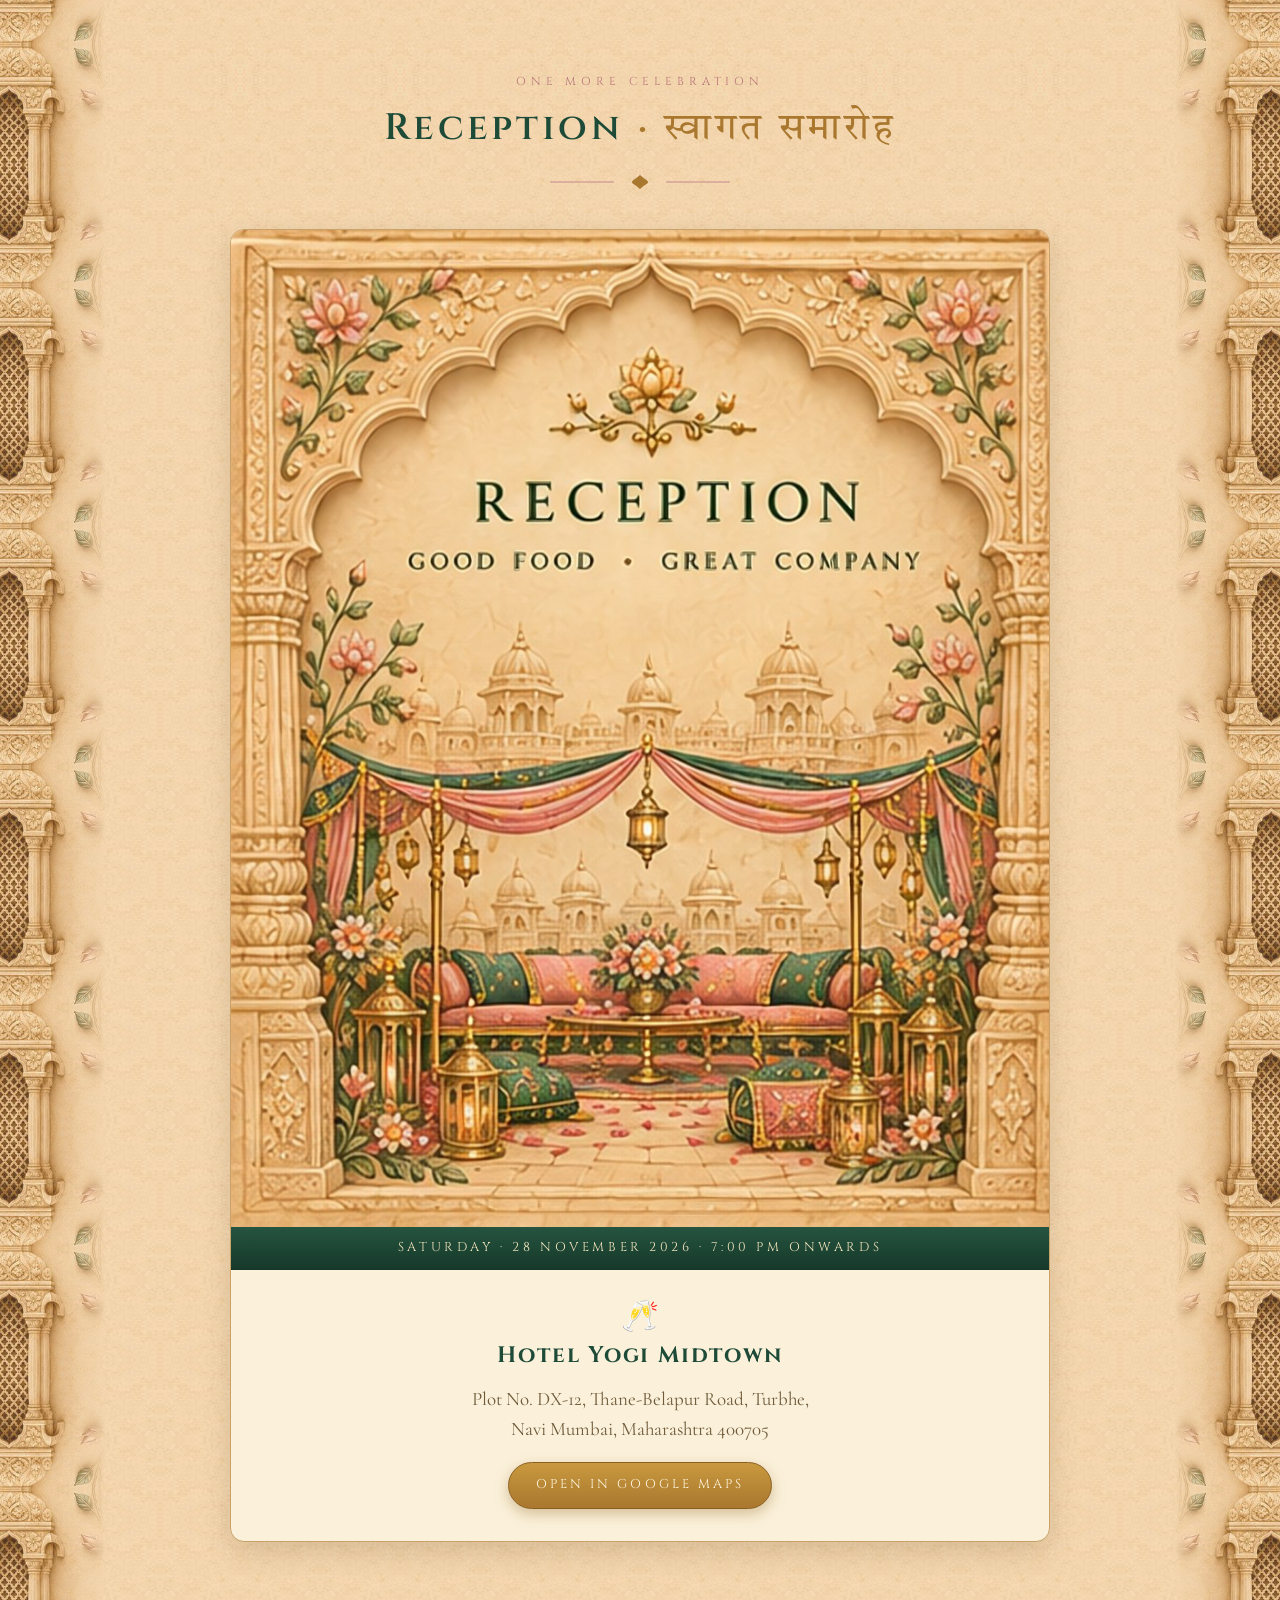
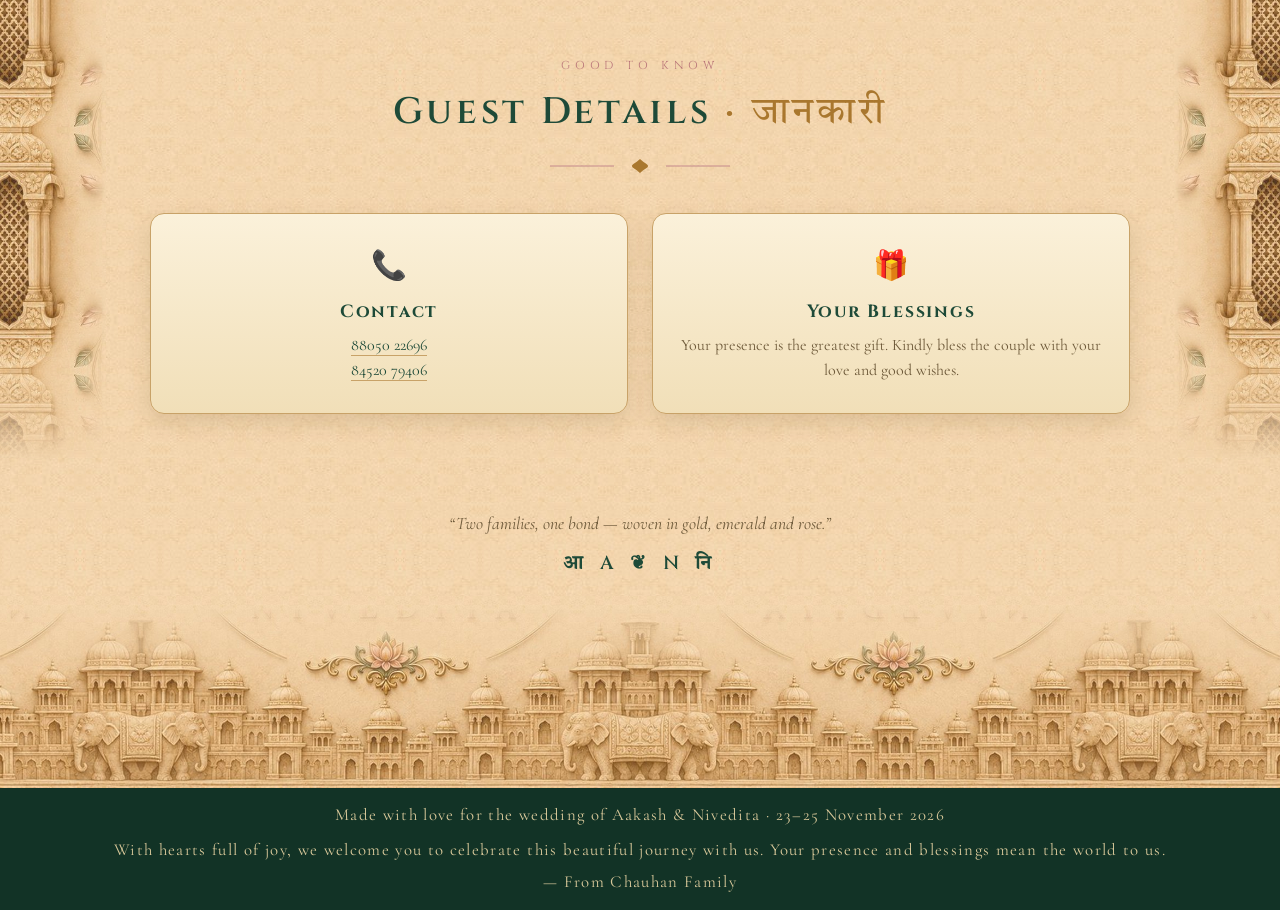
<file: reception.html>
<!DOCTYPE html>
<html lang="en">
<head>
<meta charset="UTF-8">
<meta name="viewport" content="width=device-width, initial-scale=1.0">
<title>Aakash weds Nivedita — शुभ विवाह</title>
<meta name="description" content="The wedding celebrations of Aakash &amp; Nivedita — 23, 24 &amp; 25 November 2026, An e11even Park, Gwalior.">
<meta property="og:type" content="website">
<meta property="og:title" content="Aakash weds Nivedita — शुभ विवाह">
<meta property="og:description" content="23, 24 &amp; 25 November 2026 · An e11even Park, Gwalior. You are cordially invited.">
<meta property="og:image" content="assets/hero.jpg">
<meta name="twitter:card" content="summary_large_image">
<link rel="preconnect" href="https://fonts.googleapis.com">
<link rel="preconnect" href="https://fonts.gstatic.com" crossorigin>
<link href="https://fonts.googleapis.com/css2?family=Cinzel:wght@400;500;600;700&family=Cormorant+Garamond:ital,wght@0,400;0,500;0,600;1,400;1,500&family=Tiro+Devanagari+Hindi&display=swap" rel="stylesheet">
<link rel="stylesheet" href="assets/decor.css?v=2">
<style>
:root{
  --parchment:#F3D5AD;      /* sampled from the artwork so nothing seams */
  --card:#FBF1DA;
  --card-deep:#F1DFB8;
  --sand-carve:#C8A268;
  --emerald:#1E4A38;
  --emerald-deep:#123326;
  --rose:#B87478;
  --rose-soft:#DDB0AC;
  --gold:#A9772E;
  --gold-bright:#C9993F;
  --ink:#4A3A22;
  --ink-soft:#6E5A3A;
  --art-w:1800;             /* hero artwork is 1800 x 1350 */
}
*{margin:0;padding:0;box-sizing:border-box}
html{scroll-behavior:smooth}
body{
  font-family:'Cormorant Garamond',serif;
  color:var(--ink);
  background-color:var(--parchment);
  background-image:url("assets/paper.png");
  background-repeat:repeat;
  font-size:19px;
  line-height:1.6;
  overflow-x:hidden;
}
::selection{background:var(--rose-soft);color:var(--emerald-deep)}
.sr-only{position:absolute;width:1px;height:1px;padding:0;margin:-1px;overflow:hidden;clip:rect(0 0 0 0);white-space:nowrap;border:0}
.dev{font-family:'Tiro Devanagari Hindi',serif}

/* ---------- top ribbon nav ---------- */
nav{
  position:sticky;top:0;z-index:60;
  background:linear-gradient(180deg,#204C39,#173C2C);
  border-bottom:2px solid var(--gold-bright);
  box-shadow:0 2px 16px rgba(40,25,5,.3);
}
nav .wrap{max-width:1160px;margin:0 auto;display:flex;align-items:center;justify-content:space-between;padding:.6rem 1.2rem;gap:1rem}
nav .mono{font-family:'Cinzel',serif;color:#F1DCA8;font-weight:600;letter-spacing:.18em;font-size:1rem;text-decoration:none;white-space:nowrap}
nav .mono .dev{color:#E7C57F;font-size:1.05rem}
nav ul{display:flex;list-style:none;gap:1.4rem;flex-wrap:wrap;justify-content:flex-end}
nav a{color:#EFE3C2;text-decoration:none;font-family:'Cinzel',serif;font-size:.72rem;letter-spacing:.22em;text-transform:uppercase;padding:.3rem 0;border-bottom:1px solid transparent;transition:.25s}
nav a:hover,nav a:focus-visible{color:#F1DCA8;border-bottom-color:var(--gold-bright);outline:none}

/* ---------- hero: the monogram IS the palace wall ---------- */
header.hero{
  position:relative;
  background-image:url("assets/hero.jpg");
  background-repeat:no-repeat;
  background-position:top center;
  background-size:100% auto;
  padding-top:54.5%;            /* content begins on the courtyard floor */
  text-align:center;
}
.hero .court{padding:.5rem 1rem 3.6rem}
.hero .shubh{font-size:1.5rem;color:var(--gold);letter-spacing:.1em}
.hero .dates{
  margin-top:.9rem;font-family:'Cinzel',serif;font-size:clamp(.85rem,2vw,1.05rem);
  letter-spacing:.3em;color:var(--emerald);text-transform:uppercase;
}
.hero .place{font-style:italic;color:var(--ink-soft);margin-top:.4rem;font-size:1.05rem}
.gold-rule{width:220px;margin:1.2rem auto 0;display:block}

/* countdown — little arched niches */
.count{display:flex;justify-content:center;gap:.9rem;margin-top:1.7rem;flex-wrap:wrap}
.count .cell{
  background:linear-gradient(180deg,rgba(255,250,234,.94),rgba(243,228,196,.9));
  border:1px solid var(--sand-carve);
  box-shadow:inset 0 1px 0 #fff9, 0 5px 14px rgba(90,60,15,.16);
  min-width:78px;padding:.6rem .5rem .5rem;border-radius:38px 38px 8px 8px;
}
.count .num{font-family:'Cinzel',serif;font-size:1.65rem;font-weight:600;color:var(--emerald)}
.count .lab{font-size:.66rem;letter-spacing:.24em;text-transform:uppercase;color:var(--gold);font-family:'Cinzel',serif}

/* ---------- the corridor: carved pillars run the length of the page ---------- */
.corridor{position:relative}
.pillar{
  position:absolute;top:0;bottom:0;width:clamp(74px,8.3vw,150px);
  background-image:url("assets/pillar.jpg");
  background-repeat:repeat-y;background-position:top left;background-size:100% auto;
  opacity:.92;pointer-events:none;z-index:0;
  -webkit-mask-image:linear-gradient(180deg,transparent 0,#000 170px,#000 calc(100% - 120px),transparent 100%);
  mask-image:linear-gradient(180deg,transparent 0,#000 170px,#000 calc(100% - 120px),transparent 100%);
}
.pillar.left{left:0}
.pillar.right{right:0;transform:scaleX(-1)}
@media (max-width:1000px){.pillar{display:none}}

/* ---------- shared section chrome ---------- */
section{max-width:1100px;margin:0 auto;padding:4.2rem 1.4rem 3rem;position:relative;z-index:1}
.eyebrow{text-align:center;font-family:'Cinzel',serif;font-size:.72rem;letter-spacing:.42em;text-transform:uppercase;color:var(--rose);margin-bottom:.5rem}
h2.title{text-align:center;font-family:'Cinzel',serif;font-weight:600;color:var(--emerald);font-size:clamp(1.6rem,3.6vw,2.3rem);letter-spacing:.1em}
h2.title .dev{color:var(--gold);font-weight:400}
.title-orn{display:block;margin:.9rem auto 2.4rem}

.info a{color:var(--emerald);text-decoration:none;border-bottom:1px solid var(--sand-carve)}
.info a:hover,.info a:focus-visible{color:var(--gold);outline:none}

/* ---------- invitation ---------- */
.invite-card{
  max-width:760px;margin:0 auto;text-align:center;
  background:linear-gradient(180deg,var(--card),var(--card-deep));
  border:1px solid var(--sand-carve);
  border-radius:14px;
  box-shadow:0 10px 30px rgba(80,55,15,.18), inset 0 0 0 6px rgba(201,153,63,.16);
  padding:2.6rem 2rem;position:relative;
}
.invite-card::before,.invite-card::after{content:"❧";position:absolute;color:var(--gold);opacity:.55;font-size:1.4rem}
.invite-card::before{top:.7rem;left:1rem}
.invite-card::after{bottom:.7rem;right:1rem;transform:rotate(180deg)}
.invite-card .ganesh{font-size:1.35rem;color:var(--gold);letter-spacing:.08em}
.invite-card p{margin-top:1rem;font-size:1.15rem}
.invite-card .names{font-family:'Cinzel',serif;font-size:1.35rem;letter-spacing:.12em;margin-top:1.2rem}
.invite-card .names .g{color:var(--emerald)} .invite-card .names .b{color:var(--rose)}
.invite-card .fam{font-style:italic;color:var(--ink-soft);font-size:1.02rem}
.edit-me{display:inline-block;background:#F7E3E1;border:1px dashed var(--rose);color:#9C5F62;border-radius:6px;padding:0 .45rem;font-style:normal;font-size:.95rem}

/* ---------- events ---------- */
.day{margin-bottom:3rem}
.day-head{display:flex;align-items:center;gap:1rem;margin-bottom:1.4rem}
.day-head .rule{flex:1;height:1px;background:linear-gradient(90deg,transparent,var(--sand-carve),transparent)}
.day-head .badge{
  font-family:'Cinzel',serif;letter-spacing:.24em;text-transform:uppercase;font-size:.85rem;
  color:#F5E6BC;background:linear-gradient(180deg,#25543F,#16382A);
  border:1px solid var(--gold-bright);border-radius:40px;padding:.5rem 1.4rem;white-space:nowrap;
  box-shadow:0 4px 10px rgba(20,45,30,.3);
}
.events{display:grid;grid-template-columns:repeat(auto-fit,minmax(270px,1fr));gap:1.5rem}
.event{
  background:linear-gradient(180deg,var(--card),var(--card-deep));
  border:1px solid var(--sand-carve);
  border-radius:20px 20px 12px 12px;
  padding:1.7rem 1.5rem 1.5rem;position:relative;
  box-shadow:0 8px 24px rgba(85,58,16,.16), inset 0 1px 0 #fff9;
  transition:transform .3s ease, box-shadow .3s ease;
}
.event:hover{transform:translateY(-4px);box-shadow:0 14px 32px rgba(85,58,16,.22), inset 0 1px 0 #fff9}
.event .icon{font-size:1.9rem;line-height:1;display:inline-block}
.icon.haldi{animation:sway 2.6s ease-in-out infinite;transform-origin:bottom center}
.icon.sangeet{animation:dance 1.3s ease-in-out infinite}
.icon.tilak{animation:flicker 2.2s ease-in-out infinite}
.icon.baraat{animation:trot 1.6s ease-in-out infinite}
.icon.vidai{animation:drift 3.2s ease-in-out infinite}
.icon.clink{font-size:1.9rem;line-height:1;display:inline-block;margin-bottom:.4rem;animation:clink 1.8s ease-in-out infinite}
@keyframes sway{0%,100%{transform:rotate(-6deg)}50%{transform:rotate(6deg)}}
@keyframes dance{0%,100%{transform:translateY(0) rotate(-4deg)}25%{transform:translateY(-6px) rotate(4deg)}50%{transform:translateY(0) rotate(-4deg)}75%{transform:translateY(-4px) rotate(4deg)}}
@keyframes flicker{0%,100%{transform:scale(1) rotate(0deg);opacity:1}25%{transform:scale(1.05) rotate(-2deg);opacity:.9}50%{transform:scale(.97) rotate(2deg);opacity:1}75%{transform:scale(1.03) rotate(-1deg);opacity:.95}}
@keyframes trot{0%,100%{transform:translateY(0) translateX(0)}25%{transform:translateY(-5px) translateX(2px)}50%{transform:translateY(0) translateX(0)}75%{transform:translateY(-3px) translateX(-2px)}}
@keyframes drift{0%,100%{transform:translateY(0) rotate(0deg);opacity:1}50%{transform:translateY(-9px) rotate(8deg);opacity:.75}}
@keyframes clink{0%,100%{transform:rotate(0deg)}25%{transform:rotate(-12deg)}50%{transform:rotate(0deg)}75%{transform:rotate(12deg)}}
.event h3{font-family:'Cinzel',serif;font-size:1.25rem;letter-spacing:.1em;margin:.6rem 0 .1rem}
.event.hue-g h3{color:var(--emerald)} .event.hue-r h3{color:#B0696D} .event.hue-o h3{color:var(--gold)}
.event .dev-name{color:var(--gold);font-size:1.05rem}
.event .time{display:inline-block;margin:.6rem 0 .7rem;font-family:'Cinzel',serif;font-size:.78rem;letter-spacing:.16em;color:#F6EBC8;background:var(--emerald);border-radius:30px;padding:.28rem .9rem}
.event.hue-r .time{background:#A96A6E}
.event.hue-o .time{background:var(--gold)}
.event p{font-size:1.02rem;color:var(--ink-soft)}
.event .meta{margin-top:.8rem;font-size:.95rem;font-style:italic;color:var(--ink-soft)}
.event .corner{position:absolute;top:10px;right:12px;color:var(--sand-carve);font-size:1rem;opacity:.8}

/* ---------- venue ---------- */
.venue-card{max-width:820px;margin:0 auto;text-align:center;border:1px solid var(--sand-carve);border-radius:14px;overflow:hidden;background:var(--card);box-shadow:0 10px 28px rgba(80,55,15,.17)}
.venue-card .band{background:linear-gradient(180deg,#25543F,#16382A);color:#F3E5BC;font-family:'Cinzel',serif;letter-spacing:.28em;text-transform:uppercase;font-size:.8rem;padding:.7rem}
.venue-card .body{padding:2rem 1.6rem}
.venue-card h3{font-family:'Cinzel',serif;color:var(--emerald);font-size:1.4rem;letter-spacing:.08em}
.btn{
  display:inline-block;margin-top:1.1rem;text-decoration:none;
  font-family:'Cinzel',serif;font-size:.8rem;letter-spacing:.24em;text-transform:uppercase;
  color:#FFF7DF;background:linear-gradient(180deg,#C9993F,#A9772E);
  padding:.75rem 1.7rem;border-radius:40px;border:1px solid #8A5F20;
  box-shadow:0 5px 14px rgba(140,95,25,.35);transition:.25s;
}
.btn:hover,.btn:focus-visible{transform:translateY(-2px);box-shadow:0 9px 20px rgba(140,95,25,.45);outline:none}

/* ---------- guest details ---------- */
.info-grid{display:grid;grid-template-columns:repeat(auto-fit,minmax(250px,1fr));gap:1.5rem;max-width:980px;margin:0 auto}
.info{text-align:center;background:linear-gradient(180deg,var(--card),var(--card-deep));border:1px solid var(--sand-carve);border-radius:14px;padding:1.8rem 1.4rem;box-shadow:0 8px 22px rgba(85,58,16,.15)}
.info .icon{font-size:1.8rem}
.info h3{font-family:'Cinzel',serif;color:var(--emerald);letter-spacing:.1em;font-size:1.1rem;margin:.6rem 0 .4rem}
.info p{font-size:1rem;color:var(--ink-soft)}

/* ---------- footer: the palace complex closes the page ---------- */
footer{margin-top:3rem;text-align:center;position:relative;z-index:1}
footer .msg{font-style:italic;color:var(--ink-soft);font-size:1.1rem;padding:0 1rem}
footer .mono{font-family:'Cinzel',serif;letter-spacing:.3em;color:var(--emerald);margin:.6rem 0 1rem;font-weight:600}
.skyband{
  height:clamp(130px,15vw,250px);
  background-image:url("assets/sky.jpg");
  background-repeat:repeat-x;background-position:center bottom;background-size:auto 100%;
}
footer .base{background:var(--emerald-deep);color:#D8C89A;font-size:1.05rem;padding:.9rem;letter-spacing:.08em}

/* reveal on scroll */
.reveal{opacity:0;transform:translateY(24px);transition:opacity .8s ease,transform .8s ease}
.reveal.in{opacity:1;transform:none}
@media (prefers-reduced-motion: reduce){
  .reveal{opacity:1;transform:none;transition:none}
  .event{transition:none}
  .icon{animation:none!important}
  html{scroll-behavior:auto}
}
@media (max-width:900px){
  header.hero{background-size:135% auto;padding-top:73%}
  nav ul{gap:1rem}
}
@media (max-width:620px){
  body{font-size:18px}
  header.hero{background-size:175% auto;padding-top:95%}
  section{padding:3rem 1rem 2rem}
  .hero .court{padding:.4rem .9rem 3rem}
  .hero .dates{letter-spacing:.2em}
  .count{gap:.55rem}
  .count .cell{min-width:0;flex:1 1 64px;padding:.5rem .3rem .45rem}
  .count .num{font-size:1.4rem}
  .count .lab{font-size:.6rem;letter-spacing:.16em}
  nav .wrap{flex-direction:column;align-items:center;gap:.45rem;padding:.55rem .8rem}
  nav ul{gap:.9rem;justify-content:center}
  nav a{font-size:.66rem;letter-spacing:.16em}
  .invite-card{padding:2rem 1.2rem}
  .events{gap:1.1rem}
  .event{padding:1.4rem 1.2rem 1.2rem}
  .day-head .badge{font-size:.74rem;letter-spacing:.16em;padding:.45rem 1rem}
  .skyband{height:110px}
}
</style>
</head>
<body>

<nav aria-label="Main">
  <div class="wrap">
    <a class="mono" href="#top"><span class="dev">आ</span> A ❦ N <span class="dev">नि</span></a>
    <ul>
      <li><a href="#invite">Invitation</a></li>
      <li><a href="#events">Events</a></li>
      <li><a href="#venue">Venue</a></li>
      <li><a href="#reception">Reception</a></li>
      <li><a href="#details">Details</a></li>
    </ul>
  </div>
</nav>

<div class="toran" aria-hidden="true">
  <div class="toran-row">
    <span class="bit">🍃</span><span class="bit">🌼</span><span class="bit">🔔</span><span class="bit">🍃</span><span class="bit">🌼</span><span class="bit">🔔</span><span class="bit">🍃</span><span class="bit">🌼</span><span class="bit">🔔</span><span class="bit">🍃</span><span class="bit">🌼</span><span class="bit">🔔</span><span class="bit">🍃</span><span class="bit">🌼</span><span class="bit">🔔</span><span class="bit">🍃</span><span class="bit">🌼</span><span class="bit">🔔</span>
  </div>
</div>

<header class="hero" id="top" role="img" aria-label="Carved sandstone palace wall with the Aakash and Nivedita monogram at its centre">
  <h1 class="sr-only">Aakash weds Nivedita — 23, 24 and 25 November 2026, An e11even Park, Gwalior</h1>
  <div class="court">
    <p class="shubh dev">॥ शुभ विवाह ॥</p>
    <p class="dates">23 · 24 · 25 November 2026</p>
    <p class="place">An e11even Park · Gwalior, Madhya Pradesh</p>
    <svg class="gold-rule" viewBox="0 0 220 14" aria-hidden="true"><line x1="0" y1="7" x2="88" y2="7" stroke="#A9772E" stroke-width="1"/><circle cx="110" cy="7" r="4" fill="none" stroke="#A9772E"/><circle cx="110" cy="7" r="1.6" fill="#A9772E"/><line x1="132" y1="7" x2="220" y2="7" stroke="#A9772E" stroke-width="1"/></svg>
    <div class="diya-row" aria-hidden="true"><span class="diya">🪔</span><span class="diya">🪔</span><span class="diya">🪔</span></div>

    <div class="count" id="count" aria-label="Countdown to the Baraat">
      <div class="cell"><div class="num" id="cd">–</div><div class="lab">Days</div></div>
      <div class="cell"><div class="num" id="ch">–</div><div class="lab">Hours</div></div>
      <div class="cell"><div class="num" id="cm">–</div><div class="lab">Mins</div></div>
      <div class="cell"><div class="num" id="cs">–</div><div class="lab">Secs</div></div>
    </div>
  </div>
</header>

<div class="corridor">
<div class="pillar left" aria-hidden="true"></div>
<div class="pillar right" aria-hidden="true"></div>

<section id="invite" class="reveal">
  <div class="eyebrow">You are cordially invited</div>
  <h2 class="title">The Invitation <span class="dev">· निमंत्रण</span></h2>
  <svg class="title-orn" width="180" height="16" viewBox="0 0 180 16" aria-hidden="true"><path d="M0 8h64" stroke="#C4898C"/><path d="M116 8h64" stroke="#C4898C"/><path d="M90 1c4 4 8 5 8 7s-4 3-8 7c-4-4-8-5-8-7s4-3 8-7z" fill="#A9772E"/></svg>

  <div class="invite-card">
    <div class="ganesh dev">॥ श्री गणेशाय नमः ॥</div>
    <p>With the blessings of Lord Ganesha and the elders of both families,<br>
    we joyfully invite you to grace the auspicious wedding celebrations of</p>
    <p class="names"><span class="g">AAKASH</span> <span style="color:var(--gold)">&amp;</span> <span class="b">NIVEDITA</span></p>
    <p class="fam">Son of Smt. Suchana Singh Chauhan &amp; Shri Rajeev KS Chauhan<br>
    Daughter of Smt. Madhu Tomar &amp; Shri Hirendra Singh Tomar</p>
    <p style="margin-top:1.4rem">Your presence and blessings will make our celebration complete.<br>
    <em>आपका आशीर्वाद ही हमारा सौभाग्य है।</em></p>
  </div>
</section>

<section id="events" class="reveal">
  <div class="eyebrow">Three days of celebration</div>
  <h2 class="title">Wedding Events <span class="dev">· विवाह समारोह</span></h2>
  <svg class="title-orn" width="180" height="16" viewBox="0 0 180 16" aria-hidden="true"><path d="M0 8h64" stroke="#C4898C"/><path d="M116 8h64" stroke="#C4898C"/><path d="M90 1c4 4 8 5 8 7s-4 3-8 7c-4-4-8-5-8-7s4-3 8-7z" fill="#A9772E"/></svg>

  <div class="day">
    <div class="day-head"><div class="rule"></div><div class="badge">Monday · 23 November 2026</div><div class="rule"></div></div>
    <div class="events">
      <article class="event hue-o has-art">
        <div class="event-art"><img src="assets/events/haldi.jpg?v=3" alt="Haldi — turmeric and marigolds in a brass vessel before a carved archway" loading="lazy" width="900" height="1303"></div>
        <div class="icon-badge"><span class="icon haldi">🌼</span></div>
        <h3>Haldi</h3>
        <div class="dev-name dev">हल्दी</div>
        <div class="time">11:00 AM – 2:00 PM</div>
        <p>Turmeric, sandalwood and rose water are lovingly applied to the couple amid songs and laughter — a blessing of radiance for the days ahead.</p>
      </article>
      <article class="event hue-r has-art">
        <div class="event-art"><img src="assets/events/sangeet.jpg?v=3" alt="Sangeet — sitar and tabla set before the palace, ready for music and dance" loading="lazy" width="900" height="1303"></div>
        <div class="icon-badge"><span class="icon sangeet">💃</span></div>
        <h3>Sangeet</h3>
        <div class="dev-name dev">संगीत</div>
        <div class="time">7:00 PM – 11:00 PM</div>
        <p>An evening of music, dance and dazzle as both families take the stage. Come prepared to dance the night away.</p>
      </article>
    </div>
  </div>

  <div class="day">
    <div class="day-head"><div class="rule"></div><div class="badge">Tuesday · 24 November 2026</div><div class="rule"></div></div>
    <div class="events">
      <article class="event hue-g has-art">
        <div class="event-art"><img src="assets/events/tilak.jpg?v=3" alt="Tilak — a ceremonial tray of roli, rice and gifts before the palace" loading="lazy" width="900" height="1097"></div>
        <div class="icon-badge"><span class="icon tilak">🪔</span></div>
        <h3>Tilak</h3>
        <div class="dev-name dev">तिलक</div>
        <div class="time">10:00 AM – 12:00 PM</div>
        <p>The bride's family honours the groom and his family in a traditional way — a mark of acceptance, respect and the formal bond between the two houses.</p>
      </article>
      <article class="event hue-g has-art">
        <div class="event-art"><img src="assets/events/wedding.jpg?v=3" alt="Wedding — the mandap with sacred fire, draped in flowers before the palace" loading="lazy" width="900" height="1303"></div>
        <div class="icon-badge"><span class="icon baraat">🐎</span></div>
        <h3>Baraat &amp; Wedding</h3>
        <div class="dev-name dev">बारात</div>
        <div class="time">From 6:00 PM</div>
        <p>The groom arrives in royal Rajputana style with band, baaja and baraat — followed by the varmala, pheras and the sacred vows under the mandap.</p>
      </article>
    </div>
  </div>

  <div class="day">
    <div class="day-head"><div class="rule"></div><div class="badge">Wednesday · 25 November 2026</div><div class="rule"></div></div>
    <div class="events">
      <article class="event hue-r has-art">
        <div class="event-art"><img src="assets/events/vidai.jpg?v=3" alt="Bridal farewell — the palanquin flanked by decorated elephants" loading="lazy" width="900" height="1097"></div>
        <div class="icon-badge"><span class="icon vidai">🌸</span></div>
        <h3>Vidai</h3>
        <div class="dev-name dev">विदाई</div>
        <div class="time">Morning</div>
        <p>The bride takes leave of her family and begins her new chapter of life. Stay to send Nivedita off with your love, your blessings and a handful of rice.</p>
      </article>
    </div>
  </div>
</section>

<section id="venue" class="reveal">
  <div class="eyebrow">Where we celebrate</div>
  <h2 class="title">The Venue <span class="dev">· स्थान</span></h2>
  <svg class="title-orn" width="180" height="16" viewBox="0 0 180 16" aria-hidden="true"><path d="M0 8h64" stroke="#C4898C"/><path d="M116 8h64" stroke="#C4898C"/><path d="M90 1c4 4 8 5 8 7s-4 3-8 7c-4-4-8-5-8-7s4-3 8-7z" fill="#A9772E"/></svg>
  <div class="venue-card">
    <div class="band">All ceremonies, one venue</div>
    <div class="body">
      <h3>An e11even Park</h3>
      <p style="margin-top:.6rem;color:var(--ink-soft)">Jhansi Rd, near open house,<br>Gwalior, Madhya Pradesh 474001, India</p>
      <a class="btn" href="https://maps.app.goo.gl/hxJhp9aFpNyQZJFP9" target="_blank" rel="noopener">Open in Google Maps</a>
    </div>
  </div>
</section>

<section id="reception" class="reveal">
  <div class="eyebrow">One more celebration</div>
  <h2 class="title">Reception <span class="dev">· स्वागत समारोह</span></h2>
  <svg class="title-orn" width="180" height="16" viewBox="0 0 180 16" aria-hidden="true"><path d="M0 8h64" stroke="#C4898C"/><path d="M116 8h64" stroke="#C4898C"/><path d="M90 1c4 4 8 5 8 7s-4 3-8 7c-4-4-8-5-8-7s4-3 8-7z" fill="#A9772E"/></svg>
  <div class="venue-card">
    <img class="venue-art" src="assets/events/reception.jpg?v=5" alt="Reception — an elegant draped lounge set for celebration" loading="lazy" width="900" height="1097">
    <div class="band">Saturday · 28 November 2026 · 7:00 PM onwards</div>
    <div class="body">
      <div class="icon clink">🥂</div>
      <h3>Hotel Yogi Midtown</h3>
      <p style="margin-top:.6rem;color:var(--ink-soft)">Plot No. DX-12, Thane-Belapur Road, Turbhe,<br>Navi Mumbai, Maharashtra 400705</p>
      <a class="btn" href="https://www.google.com/maps/search/?api=1&amp;query=Hotel+Yogi+Midtown%2C+Plot+No.+DX-12%2C+Thane-Belapur+Road%2C+Turbhe%2C+Navi+Mumbai%2C+Maharashtra+400705" target="_blank" rel="noopener">Open in Google Maps</a>
    </div>
  </div>
</section>

<section id="details" class="reveal">
  <div class="eyebrow">Good to know</div>
  <h2 class="title">Guest Details <span class="dev">· जानकारी</span></h2>
  <svg class="title-orn" width="180" height="16" viewBox="0 0 180 16" aria-hidden="true"><path d="M0 8h64" stroke="#C4898C"/><path d="M116 8h64" stroke="#C4898C"/><path d="M90 1c4 4 8 5 8 7s-4 3-8 7c-4-4-8-5-8-7s4-3 8-7z" fill="#A9772E"/></svg>
  <div class="info-grid">
    <div class="info">
      <div class="icon">📞</div>
      <h3>Contact</h3>
      <p><a href="tel:+918805022696">88050 22696</a><br>
      <a href="tel:+918452079406">84520 79406</a></p>
    </div>
    <div class="info">
      <div class="icon">🎁</div>
      <h3>Your Blessings</h3>
      <p>Your presence is the greatest gift. Kindly bless the couple with your love and good wishes.</p>
    </div>
  </div>
</section>

</div><!-- /corridor -->

<footer>
  <p class="msg">“Two families, one bond — woven in gold, emerald and rose.”</p>
  <p class="mono"><span class="dev">आ</span> A ❦ N <span class="dev">नि</span></p>
  <div class="skyband" aria-hidden="true"></div>
  <div class="base">
    <p>Made with love for the wedding of Aakash &amp; Nivedita · 23–25 November 2026</p>
    <p style="margin-top:.5rem">With hearts full of joy, we welcome you to celebrate this beautiful journey with us. Your presence and blessings mean the world to us.</p>
    <p style="margin-top:.3rem">— From Chauhan Family</p>
  </div>
</footer>


<script>
// Countdown to the Baraat — edit the date/time here if needed
const target = new Date('2026-11-24T18:00:00');
function tick(){
  const now = new Date();
  let d = Math.max(0, target - now);
  const days = Math.floor(d/86400000); d -= days*86400000;
  const hrs = Math.floor(d/3600000); d -= hrs*3600000;
  const mins = Math.floor(d/60000); d -= mins*60000;
  const secs = Math.floor(d/1000);
  document.getElementById('cd').textContent = days;
  document.getElementById('ch').textContent = hrs;
  document.getElementById('cm').textContent = mins;
  document.getElementById('cs').textContent = secs;
}
tick(); setInterval(tick, 1000);

// Reveal on scroll
const io = new IntersectionObserver(entries=>{
  entries.forEach(e=>{ if(e.isIntersecting){ e.target.classList.add('in'); io.unobserve(e.target); } });
},{threshold:.12});
document.querySelectorAll('.reveal').forEach(el=>io.observe(el));
</script>
<script src="assets/decor.js" defer></script>

</body>
</html>
</file>
<file: assets/decor.css>
/* ============================================================
   Shared decorative motifs — falling petals, toran garland,
   twinkling diyas. Used across index / groom / bride / reception.
   ============================================================ */

/* ---------- falling petals (marigold & rose) ---------- */
.petal-field{position:fixed;inset:0;pointer-events:none;z-index:45;overflow:hidden}
.petal{position:absolute;top:-8%;left:0;will-change:transform,opacity;animation:petal-fall linear infinite}
.petal svg{display:block;filter:drop-shadow(0 1px 2px rgba(80,50,10,.25))}
@keyframes petal-fall{
  0%{transform:translate3d(0,-10vh,0) rotate(0deg);opacity:0}
  6%{opacity:.9}
  92%{opacity:.85}
  100%{transform:translate3d(var(--drift,40px),112vh,0) rotate(var(--spin,320deg));opacity:0}
}

/* ---------- toran: garland of mango leaves, marigolds & bells ---------- */
.toran{
  position:relative;z-index:55;overflow:hidden;
  background:linear-gradient(180deg,#173C2C,#1B4432);
  border-bottom:1px solid rgba(201,153,63,.35);
  padding:.35rem 0 .55rem;
}
.toran-row{
  display:flex;align-items:flex-start;justify-content:space-evenly;
  max-width:1200px;margin:0 auto;padding:0 .5rem;
}
.toran-row .bit{
  font-size:1.1rem;line-height:1;display:inline-block;
  animation:toran-sway 3.2s ease-in-out infinite;transform-origin:top center;
  filter:drop-shadow(0 2px 3px rgba(0,0,0,.25));
}
.toran-row .bit:nth-child(odd){animation-delay:-1.05s}
.toran-row .bit:nth-child(3n){animation-delay:-2.1s;font-size:.85rem}
@keyframes toran-sway{0%,100%{transform:rotate(-9deg)}50%{transform:rotate(9deg)}}

/* ---------- twinkling diya accents ---------- */
.diya-row{display:flex;justify-content:center;gap:1rem;margin:.7rem 0 0}
.diya-row .diya{font-size:1.15rem;display:inline-block;animation:diya-flicker 2.3s ease-in-out infinite}
.diya-row .diya:nth-child(2n){animation-delay:-.75s}
.diya-row .diya:nth-child(3n){animation-delay:-1.5s}
@keyframes diya-flicker{
  0%,100%{transform:scale(1) translateY(0);opacity:1}
  50%{transform:scale(1.1) translateY(-2px);opacity:.82}
}

/* ---------- illustrated event artwork (miniature-painting panels) ---------- */
.event.has-art{overflow:hidden}
.event-art{margin:-1.7rem -1.5rem 0;line-height:0}
.event-art img{display:block;width:100%;height:auto}
.icon-badge{
  position:relative;z-index:2;width:3rem;height:3rem;margin:-1.5rem auto .5rem;
  background:linear-gradient(180deg,var(--card),var(--card-deep));
  border:2px solid var(--gold-bright);border-radius:50%;
  display:flex;align-items:center;justify-content:center;
  box-shadow:0 4px 10px rgba(85,58,16,.35);
}
.icon-badge .icon{font-size:1.4rem}

.venue-art{display:block;width:100%;height:auto;margin:0}

@media (prefers-reduced-motion: reduce){
  .petal-field{display:none}
  .toran-row .bit{animation:none}
  .diya-row .diya{animation:none}
}
@media (max-width:620px){
  .toran{padding:.25rem 0 .4rem}
  .toran-row .bit{font-size:.92rem}
  .toran-row .bit:nth-child(3n){font-size:.72rem}
  .toran-row .bit:nth-child(4n){display:none}
  .event-art{margin:-1.4rem -1.2rem 0}
}
</file>
